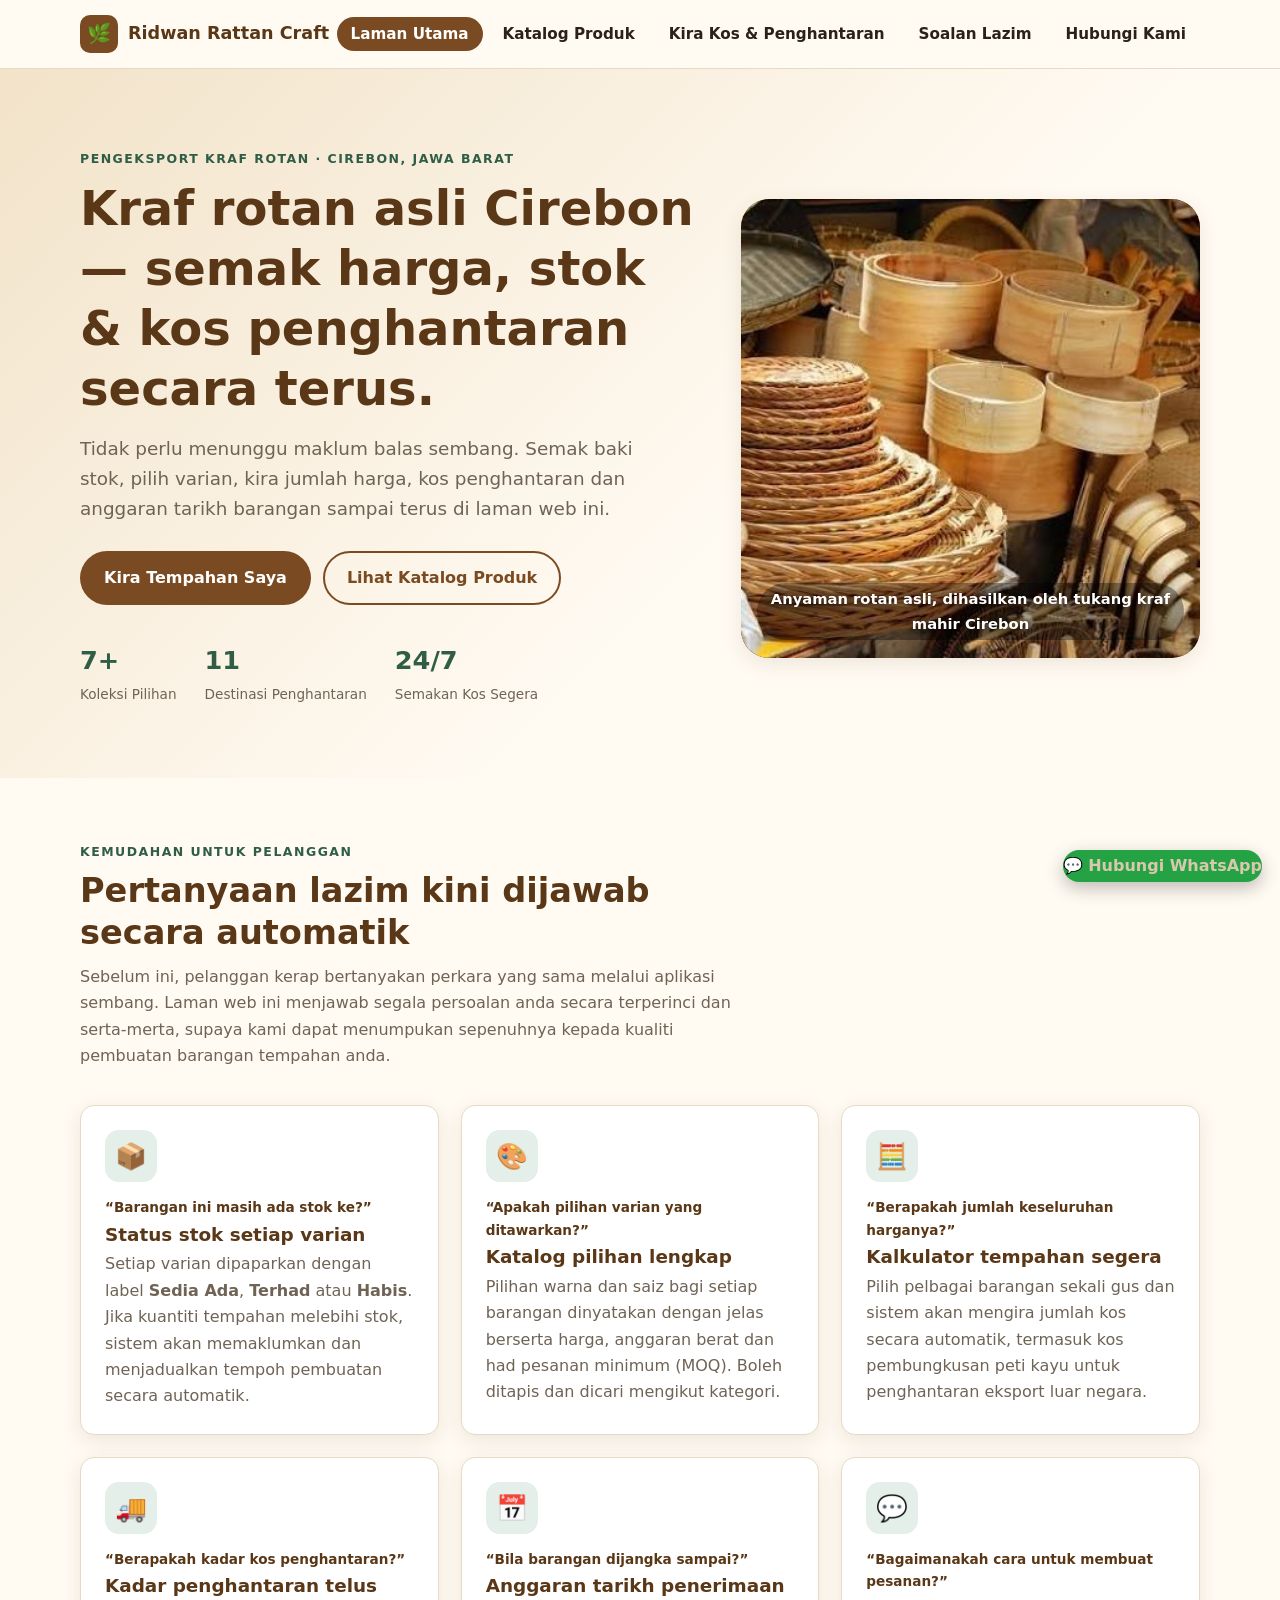
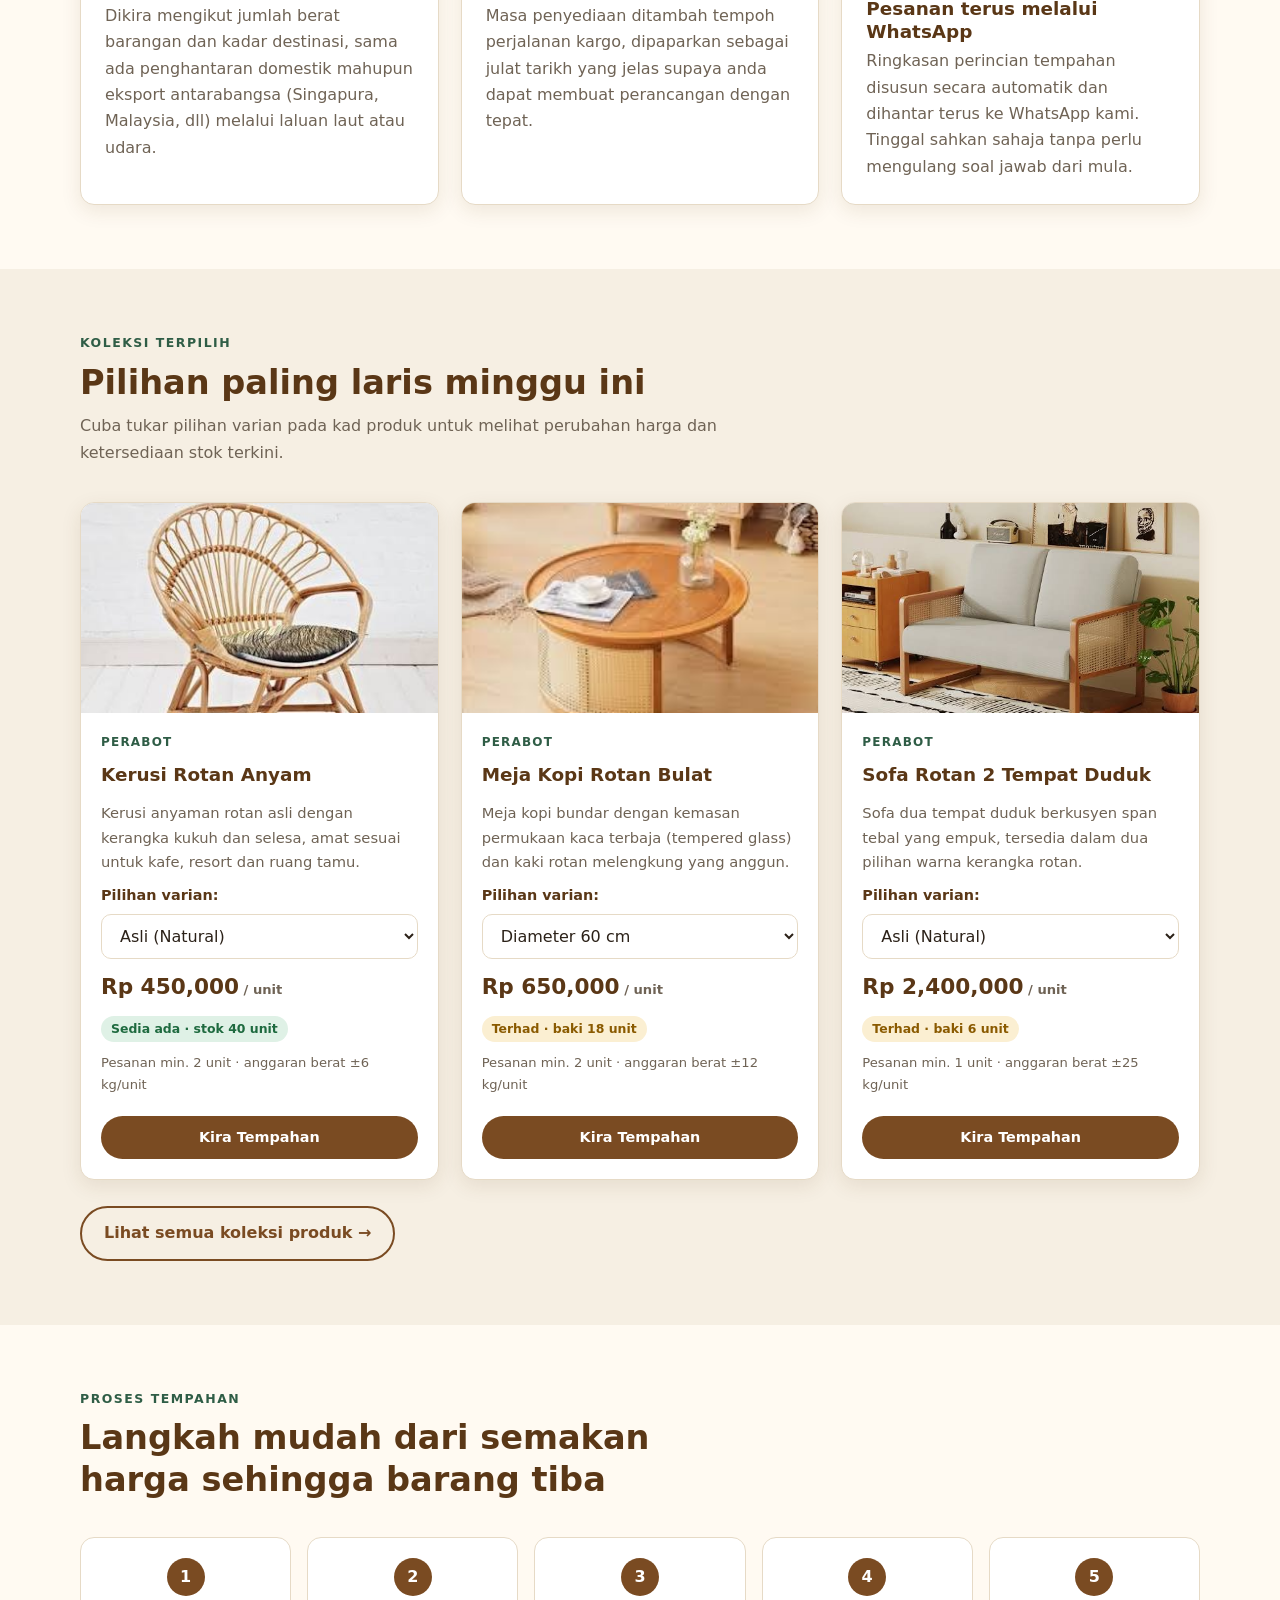
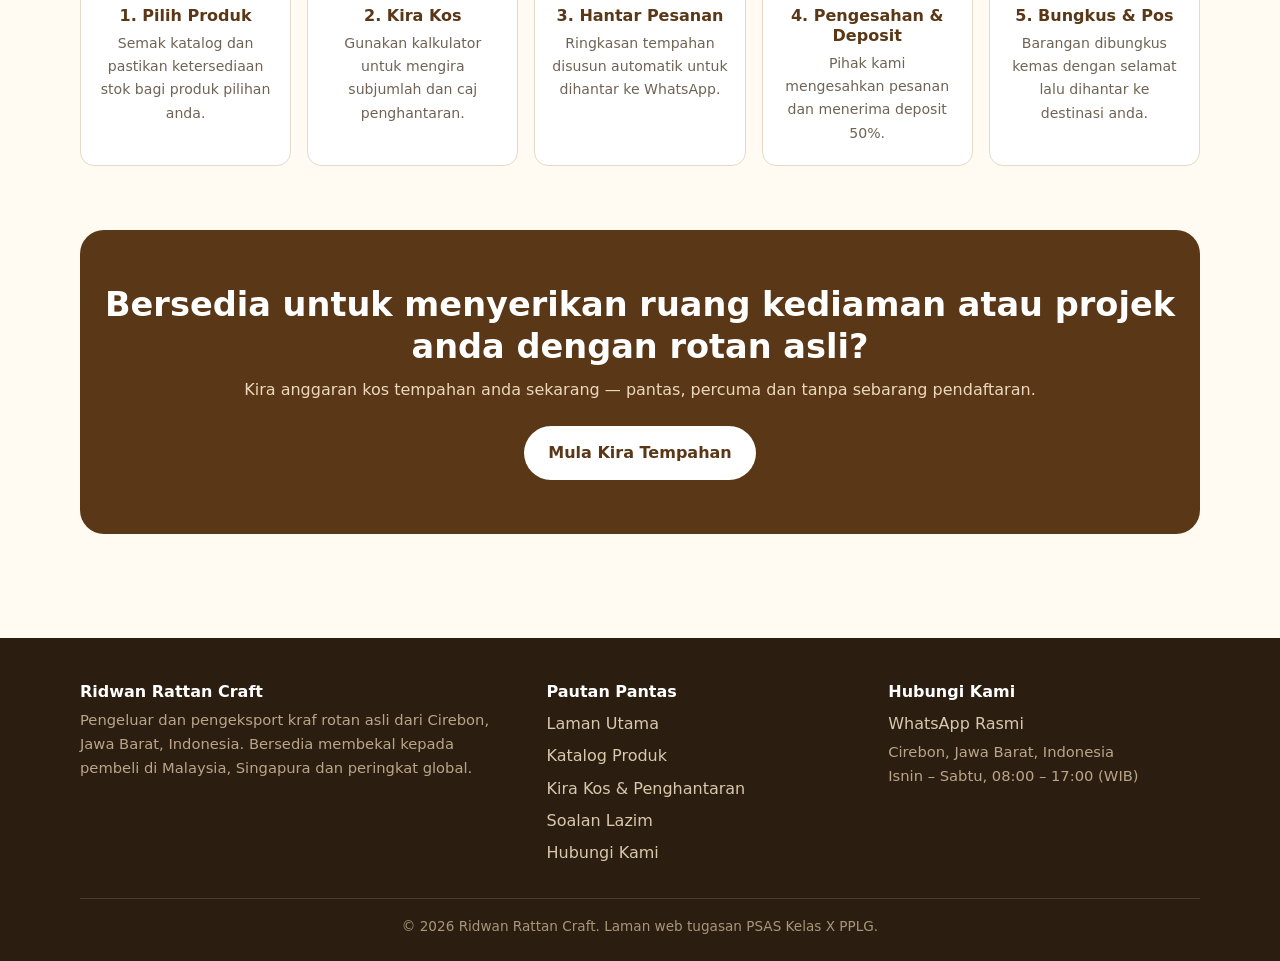
<file: index.html>
<!DOCTYPE html>
<html lang="ms">
<head>
  <meta charset="UTF-8">
  <meta name="viewport" content="width=device-width, initial-scale=1">
  <title>Ridwan Rattan Craft — Pengeksport Kraf Rotan Cirebon</title>
  <meta name="description" content="Pengeluar dan pengeksport kraf rotan asli Cirebon. Semak status stok, varian, jumlah harga, kos penghantaran dan anggaran tarikh tiba terus di laman web ini.">
  <style>
/* ===== Ridwan Rattan Craft — style.css ===== */
:root {
  --brown: #7a4b22;
  --brown-d: #5a3716;
  --sand: #f6efe3;
  --cream: #fffaf2;
  --green: #2f5d46;
  --green-l: #e3efe8;
  --text: #2b2118;
  --muted: #6f6355;
  --line: #e6dac6;
  --warn: #b7791f;
  --danger: #b3382c;
  --radius: 14px;
  --shadow: 0 6px 20px rgba(90, 55, 22, .10);
}
* { box-sizing: border-box; margin: 0; padding: 0; }
html { scroll-behavior: smooth; }
body {
  font-family: 'Segoe UI', system-ui, -apple-system, Roboto, Arial, sans-serif;
  color: var(--text);
  background: var(--cream);
  line-height: 1.65;
}
img { max-width: 100%; display: block; }
a { color: var(--brown); }
h1, h2, h3 { line-height: 1.25; color: var(--brown-d); }
h1 { font-size: clamp(1.9rem, 4.5vw, 3rem); }
h2 { font-size: clamp(1.5rem, 3vw, 2.1rem); margin-bottom: .6rem; }
h3 { font-size: 1.15rem; margin-bottom: .35rem; }
p { color: var(--muted); }
.container { width: min(1120px, 92%); margin: 0 auto; }
section { padding: 64px 0; }
.section-sand { background: var(--sand); }
.section-head { max-width: 680px; margin-bottom: 36px; }
.eyebrow { text-transform: uppercase; letter-spacing: .12em; font-size: .78rem; font-weight: 700; color: var(--green); margin-bottom: .5rem; display: block; }

/* Header */
.site-header { position: sticky; top: 0; z-index: 50; background: rgba(255, 250, 242, .95); backdrop-filter: blur(8px); border-bottom: 1px solid var(--line); }
.nav { display: flex; align-items: center; justify-content: space-between; height: 68px; }
.brand { display: flex; align-items: center; gap: 10px; text-decoration: none; font-weight: 800; color: var(--brown-d); font-size: 1.1rem; }
.brand-logo { width: 38px; height: 38px; border-radius: 10px; background: var(--brown); color: #fff; display: grid; place-items: center; font-size: 1.2rem; }
.nav-links { display: flex; gap: 6px; list-style: none; align-items: center; }
.nav-links a { text-decoration: none; padding: 8px 14px; border-radius: 999px; color: var(--text); font-weight: 600; font-size: .95rem; }
.nav-links a:hover { background: var(--sand); }
.nav-links a.active { background: var(--brown); color: #fff; }
.menu-btn { display: none; background: none; border: 1px solid var(--line); border-radius: 10px; font-size: 1.4rem; padding: 4px 12px; cursor: pointer; }

/* Buttons */
.btn { display: inline-block; padding: 12px 22px; border-radius: 999px; font-weight: 700; text-decoration: none; border: 2px solid transparent; cursor: pointer; font-size: 1rem; transition: transform .15s, background .15s; font-family: inherit; }
.btn:hover { transform: translateY(-2px); }
.btn-primary { background: var(--brown); color: #fff; }
.btn-primary:hover { background: var(--brown-d); }
.btn-green { background: var(--green); color: #fff; }
.btn-outline { border-color: var(--brown); color: var(--brown); background: transparent; }
.btn-sm { padding: 8px 16px; font-size: .9rem; }
.btn-block { display: block; width: 100%; text-align: center; }

/* Hero */
.hero { background: linear-gradient(135deg, #f2e3c9 0%, #fffaf2 60%); padding: 80px 0 70px; position: relative; overflow: hidden; }
.hero-grid { display: grid; grid-template-columns: 1.15fr .85fr; gap: 40px; align-items: center; }
.hero p.lead { font-size: 1.15rem; margin: 16px 0 26px; max-width: 560px; }
.hero-actions { display: flex; gap: 12px; flex-wrap: wrap; }
.hero-art { background: var(--brown); border-radius: 28px; aspect-ratio: 1 / 1; display: grid; place-items: center; font-size: clamp(5rem, 14vw, 9rem); box-shadow: var(--shadow); position: relative; overflow: hidden;
  background-image: repeating-linear-gradient(45deg, rgba(255,255,255,.07) 0 10px, transparent 10px 20px), repeating-linear-gradient(-45deg, rgba(0,0,0,.07) 0 10px, transparent 10px 20px); }
.hero-art small { position: absolute; bottom: 18px; left: 16px; right: 16px; text-align: center; color: #fff; font-size: .92rem; font-weight: 600; text-shadow: 0 2px 8px rgba(0,0,0,.85); z-index: 2; background: rgba(0,0,0,.35); padding: 4px 10px; border-radius: 999px; }
.stats { display: flex; gap: 28px; margin-top: 34px; flex-wrap: wrap; }
.stats div strong { display: block; font-size: 1.6rem; color: var(--green); }
.stats div span { font-size: .85rem; color: var(--muted); }

/* Page header */
.page-head { background: var(--sand); padding: 46px 0 36px; border-bottom: 1px solid var(--line); }

/* Grid & cards */
.grid { display: grid; gap: 22px; }
.grid-3 { grid-template-columns: repeat(3, 1fr); }
.grid-4 { grid-template-columns: repeat(4, 1fr); }
.card { background: #fff; border: 1px solid var(--line); border-radius: var(--radius); padding: 24px; box-shadow: var(--shadow); }
.icon-box { width: 52px; height: 52px; border-radius: 14px; background: var(--green-l); display: grid; place-items: center; font-size: 1.6rem; margin-bottom: 14px; }
.qa-q { font-weight: 700; color: var(--brown-d); font-size: .85rem; margin-bottom: 4px; }

/* Steps */
.steps { counter-reset: step; display: grid; grid-template-columns: repeat(5, 1fr); gap: 16px; }
.step { background: #fff; border: 1px solid var(--line); border-radius: var(--radius); padding: 20px 16px; text-align: center; }
.step::before { counter-increment: step; content: counter(step); display: grid; place-items: center; width: 38px; height: 38px; margin: 0 auto 10px; border-radius: 50%; background: var(--brown); color: #fff; font-weight: 800; }
.step h3 { font-size: 1rem; }
.step p { font-size: .88rem; }

/* Product cards */
.toolbar { display: flex; gap: 12px; flex-wrap: wrap; align-items: center; margin-bottom: 26px; }
.chip { border: 1px solid var(--line); background: #fff; padding: 8px 16px; border-radius: 999px; cursor: pointer; font-weight: 600; font-family: inherit; font-size: .92rem; color: var(--text); }
.chip.active { background: var(--green); color: #fff; border-color: var(--green); }
.search { flex: 1; min-width: 200px; padding: 10px 16px; border: 1px solid var(--line); border-radius: 999px; font-size: 1rem; font-family: inherit; }
.product { padding: 0; overflow: hidden; display: flex; flex-direction: column; }
.product-img { height: 210px; overflow: hidden; background: linear-gradient(135deg, #e9d3ae, #c89b62); }
.product-img img { width: 100%; height: 100%; object-fit: cover; transition: transform .35s; }
.product:hover .product-img img { transform: scale(1.05); }
.product-body { padding: 20px; display: flex; flex-direction: column; gap: 10px; flex: 1; }
.product-cat { font-size: .75rem; text-transform: uppercase; letter-spacing: .1em; color: var(--green); font-weight: 700; }
.product-desc { font-size: .92rem; }
.price { font-size: 1.35rem; font-weight: 800; color: var(--brown-d); }
.meta { font-size: .82rem; color: var(--muted); }
.badge { display: inline-block; padding: 3px 10px; border-radius: 999px; font-size: .78rem; font-weight: 700; }
.badge.ok { background: #dff1e6; color: #1e6a3f; }
.badge.warn { background: #fbefd2; color: #8a5a00; }
.badge.out { background: #f8dcd8; color: #962d22; }
.product .spacer { flex: 1; }

/* Forms */
label { display: block; font-weight: 700; font-size: .9rem; margin-bottom: 6px; color: var(--brown-d); }
select, input[type=number], input[type=text], textarea {
  width: 100%; padding: 11px 14px; border: 1px solid var(--line); border-radius: 10px; font-size: 1rem; font-family: inherit; background: #fff; color: var(--text);
}
select:focus, input:focus, textarea:focus { outline: 2px solid var(--green); border-color: var(--green); }
.form-row { margin-bottom: 16px; }
.form-2 { display: grid; grid-template-columns: 1fr 1fr; gap: 14px; }
.hint { font-size: .84rem; color: var(--muted); margin-top: 6px; }
.msg-error { color: var(--danger); font-size: .88rem; margin-top: 8px; font-weight: 600; }

/* Calculator */
.calc-layout { display: grid; grid-template-columns: 1.1fr .9fr; gap: 26px; align-items: start; }
.calc-layout .card + .card { margin-top: 22px; }
table { width: 100%; border-collapse: collapse; font-size: .92rem; }
th, td { padding: 10px 8px; text-align: left; border-bottom: 1px solid var(--line); vertical-align: top; }
th { font-size: .78rem; text-transform: uppercase; letter-spacing: .05em; color: var(--muted); }
td input[type=number] { width: 76px; padding: 6px 8px; }
.remove { background: none; border: none; color: var(--danger); cursor: pointer; font-size: 1.1rem; }
.empty { text-align: center; padding: 26px 10px; color: var(--muted); }
.result { position: sticky; top: 88px; }
.result-row { display: flex; justify-content: space-between; gap: 12px; padding: 8px 0; border-bottom: 1px dashed var(--line); font-size: .95rem; }
.result-row.total { border-bottom: none; font-size: 1.3rem; font-weight: 800; color: var(--brown-d); padding-top: 14px; }
.status-box { border-radius: 12px; padding: 14px 16px; margin: 14px 0; font-size: .92rem; }
.status-box.ok { background: #dff1e6; color: #1e5a38; }
.status-box.warn { background: #fbefd2; color: #7a4f00; }
.status-box strong { display: block; margin-bottom: 2px; }
.eta { background: var(--green); color: #fff; border-radius: 12px; padding: 14px 16px; margin: 14px 0; }
.eta small { display: block; opacity: .88; }
.eta strong { font-size: 1.1rem; }

/* FAQ */
.faq-list { max-width: 820px; }
.faq-item { background: #fff; border: 1px solid var(--line); border-radius: var(--radius); margin-bottom: 12px; overflow: hidden; }
.faq-q { width: 100%; text-align: left; background: none; border: none; padding: 18px 22px; font-size: 1.02rem; font-weight: 700; color: var(--brown-d); cursor: pointer; display: flex; justify-content: space-between; align-items: center; gap: 12px; font-family: inherit; }
.faq-q::after { content: '+'; font-size: 1.5rem; color: var(--green); transition: transform .2s; }
.faq-item.open .faq-q::after { transform: rotate(45deg); }
.faq-a { max-height: 0; overflow: hidden; transition: max-height .3s ease; padding: 0 22px; }
.faq-item.open .faq-a { padding-bottom: 18px; }

/* CTA */
.cta { background: var(--brown-d); color: #fff; text-align: center; border-radius: 24px; padding: 54px 24px; }
.cta h2 { color: #fff; }
.cta p { color: #ecd9bd; margin-bottom: 22px; }
.cta .btn-primary { background: #fff; color: var(--brown-d); }

/* Contact */
.contact-grid { display: grid; grid-template-columns: 1fr 1fr; gap: 26px; }
.contact-list { list-style: none; }
.contact-list li { display: flex; gap: 14px; padding: 12px 0; border-bottom: 1px solid var(--line); }
.contact-list span.ic { font-size: 1.4rem; }

/* Footer */
.site-footer { background: #2b1d10; color: #d9c8ad; padding: 44px 0 24px; margin-top: 40px; }
.footer-grid { display: grid; grid-template-columns: 1.4fr 1fr 1fr; gap: 30px; }
.site-footer h3 { color: #fff; font-size: 1rem; }
.site-footer a { color: #d9c8ad; text-decoration: none; display: block; padding: 3px 0; }
.site-footer a:hover { color: #fff; }
.site-footer p { color: #b9a68a; font-size: .92rem; }
.copy { border-top: 1px solid #4a3a28; margin-top: 28px; padding-top: 16px; font-size: .85rem; text-align: center; color: #a8967b; }
.wa-float { position: fixed; right: 18px; bottom: 18px; background: #25a244; color: #fff; padding: 12px 18px; border-radius: 999px; font-weight: 700; text-decoration: none; box-shadow: 0 6px 18px rgba(0,0,0,.25); z-index: 60; }

/* Responsive */
@media (max-width: 900px) {
  .hero-grid, .calc-layout, .contact-grid { grid-template-columns: 1fr; }
  .grid-3, .grid-4 { grid-template-columns: 1fr 1fr; }
  .steps { grid-template-columns: 1fr 1fr; }
  .footer-grid { grid-template-columns: 1fr; }
  .result { position: static; }
  .hero-art { max-width: 340px; }
}
@media (max-width: 720px) {
  .menu-btn { display: block; }
  .nav-links { display: none; position: absolute; top: 68px; left: 0; right: 0; flex-direction: column; background: var(--cream); padding: 12px 4%; border-bottom: 1px solid var(--line); align-items: stretch; }
  .nav-links.open { display: flex; }
  .nav-links a { display: block; }
}
@media (max-width: 560px) {
  .grid-3, .grid-4, .steps, .form-2 { grid-template-columns: 1fr; }
  section { padding: 46px 0; }
  .wa-float { padding: 10px 14px; font-size: .9rem; }
}
/* Single page enhancements */
.page[hidden] { display: none; }
.hero-photo { position: absolute; inset: 0; width: 100%; height: 100%; object-fit: cover; border-radius: 28px; }
.img-fallback { height: 100%; display: grid; place-items: center; font-size: 4.5rem; }
  </style>
</head>
<body data-page="beranda">
  <div id="site-header"></div>
  <main>
    <!-- HALAMAN: UTAMA / BERANDA -->
    <div class="page" data-page="beranda" hidden>
      <!-- HERO -->
      <section class="hero">
        <div class="container hero-grid">
          <div>
            <span class="eyebrow">Pengeksport Kraf Rotan · Cirebon, Jawa Barat</span>
            <h1>Kraf rotan asli Cirebon — semak harga, stok & kos penghantaran secara terus.</h1>
            <p class="lead">Tidak perlu menunggu maklum balas sembang. Semak baki stok, pilih varian, kira jumlah harga, kos penghantaran dan anggaran tarikh barangan sampai terus di laman web ini.</p>
            <div class="hero-actions">
              <a class="btn btn-primary" href="#/kalkulator">Kira Tempahan Saya</a>
              <a class="btn btn-outline" href="#/produk">Lihat Katalog Produk</a>
            </div>
            <div class="stats">
              <div><strong>7+</strong><span>Koleksi Pilihan</span></div>
              <div><strong>11</strong><span>Destinasi Penghantaran</span></div>
              <div><strong>24/7</strong><span>Semakan Kos Segera</span></div>
            </div>
          </div>
          <div class="hero-art" aria-hidden="true">
            <img class="hero-photo" src="hero.jpg" alt="Kraf Rotan Cirebon" onerror="this.remove()">
            🪑
            <small>Anyaman rotan asli, dihasilkan oleh tukang kraf mahir Cirebon</small>
          </div>
        </div>
      </section>

      <!-- MASALAH & PENYELESAIAN -->
      <section>
        <div class="container">
          <div class="section-head">
            <span class="eyebrow">Kemudahan Untuk Pelanggan</span>
            <h2>Pertanyaan lazim kini dijawab secara automatik</h2>
            <p>Sebelum ini, pelanggan kerap bertanyakan perkara yang sama melalui aplikasi sembang. Laman web ini menjawab segala persoalan anda secara terperinci dan serta-merta, supaya kami dapat menumpukan sepenuhnya kepada kualiti pembuatan barangan tempahan anda.</p>
          </div>
          <div class="grid grid-3">
            <article class="card">
              <div class="icon-box">📦</div>
              <p class="qa-q">“Barangan ini masih ada stok ke?”</p>
              <h3>Status stok setiap varian</h3>
              <p>Setiap varian dipaparkan dengan label <b>Sedia Ada</b>, <b>Terhad</b> atau <b>Habis</b>. Jika kuantiti tempahan melebihi stok, sistem akan memaklumkan dan menjadualkan tempoh pembuatan secara automatik.</p>
            </article>
            <article class="card">
              <div class="icon-box">🎨</div>
              <p class="qa-q">“Apakah pilihan varian yang ditawarkan?”</p>
              <h3>Katalog pilihan lengkap</h3>
              <p>Pilihan warna dan saiz bagi setiap barangan dinyatakan dengan jelas berserta harga, anggaran berat dan had pesanan minimum (MOQ). Boleh ditapis dan dicari mengikut kategori.</p>
            </article>
            <article class="card">
              <div class="icon-box">🧮</div>
              <p class="qa-q">“Berapakah jumlah keseluruhan harganya?”</p>
              <h3>Kalkulator tempahan segera</h3>
              <p>Pilih pelbagai barangan sekali gus dan sistem akan mengira jumlah kos secara automatik, termasuk kos pembungkusan peti kayu untuk penghantaran eksport luar negara.</p>
            </article>
            <article class="card">
              <div class="icon-box">🚚</div>
              <p class="qa-q">“Berapakah kadar kos penghantaran?”</p>
              <h3>Kadar penghantaran telus</h3>
              <p>Dikira mengikut jumlah berat barangan dan kadar destinasi, sama ada penghantaran domestik mahupun eksport antarabangsa (Singapura, Malaysia, dll) melalui laluan laut atau udara.</p>
            </article>
            <article class="card">
              <div class="icon-box">📅</div>
              <p class="qa-q">“Bila barangan dijangka sampai?”</p>
              <h3>Anggaran tarikh penerimaan</h3>
              <p>Masa penyediaan ditambah tempoh perjalanan kargo, dipaparkan sebagai julat tarikh yang jelas supaya anda dapat membuat perancangan dengan tepat.</p>
            </article>
            <article class="card">
              <div class="icon-box">💬</div>
              <p class="qa-q">“Bagaimanakah cara untuk membuat pesanan?”</p>
              <h3>Pesanan terus melalui WhatsApp</h3>
              <p>Ringkasan perincian tempahan disusun secara automatik dan dihantar terus ke WhatsApp kami. Tinggal sahkan sahaja tanpa perlu mengulang soal jawab dari mula.</p>
            </article>
          </div>
        </div>
      </section>

      <!-- PRODUK PILIHAN -->
      <section class="section-sand">
        <div class="container">
          <div class="section-head">
            <span class="eyebrow">Koleksi Terpilih</span>
            <h2>Pilihan paling laris minggu ini</h2>
            <p>Cuba tukar pilihan varian pada kad produk untuk melihat perubahan harga dan ketersediaan stok terkini.</p>
          </div>
          <div class="grid grid-3" id="featured"></div>
          <p style="margin-top:26px"><a class="btn btn-outline" href="#/produk">Lihat semua koleksi produk →</a></p>
        </div>
      </section>

      <!-- ALIRAN TEMPAHAN -->
      <section>
        <div class="container">
          <div class="section-head">
            <span class="eyebrow">Proses Tempahan</span>
            <h2>Langkah mudah dari semakan harga sehingga barang tiba</h2>
          </div>
          <div class="steps">
            <div class="step"><h3>1. Pilih Produk</h3><p>Semak katalog dan pastikan ketersediaan stok bagi produk pilihan anda.</p></div>
            <div class="step"><h3>2. Kira Kos</h3><p>Gunakan kalkulator untuk mengira subjumlah dan caj penghantaran.</p></div>
            <div class="step"><h3>3. Hantar Pesanan</h3><p>Ringkasan tempahan disusun automatik untuk dihantar ke WhatsApp.</p></div>
            <div class="step"><h3>4. Pengesahan & Deposit</h3><p>Pihak kami mengesahkan pesanan dan menerima deposit 50%.</p></div>
            <div class="step"><h3>5. Bungkus & Pos</h3><p>Barangan dibungkus kemas dengan selamat lalu dihantar ke destinasi anda.</p></div>
          </div>
        </div>
      </section>

      <!-- CTA -->
      <section style="padding-top:0">
        <div class="container">
          <div class="cta">
            <h2>Bersedia untuk menyerikan ruang kediaman atau projek anda dengan rotan asli?</h2>
            <p>Kira anggaran kos tempahan anda sekarang — pantas, percuma dan tanpa sebarang pendaftaran.</p>
            <a class="btn btn-primary" href="#/kalkulator">Mula Kira Tempahan</a>
          </div>
        </div>
      </section>
    </div>

    <!-- HALAMAN: KATALOG PRODUK -->
    <div class="page" data-page="produk" hidden>
      <section class="page-head">
        <div class="container">
          <span class="eyebrow">Katalog Barangan</span>
          <h1>Koleksi Produk Rotan</h1>
          <p>Pilih varian untuk melihat harga dan status stok terkini. Klik “Kira Tempahan” untuk terus membawanya ke kalkulator kos.</p>
        </div>
      </section>

      <section>
        <div class="container">
          <div class="toolbar">
            <div id="filters" style="display:flex;gap:8px;flex-wrap:wrap"></div>
            <input type="text" id="search" class="search" placeholder="Cari barangan, contohnya “kerusi” atau “bakul”…" aria-label="Cari produk">
          </div>
          <div class="grid grid-3" id="product-grid"></div>

          <div class="card" style="margin-top:36px">
            <h3>Panduan Status Stok</h3>
            <p style="margin-top:8px">
              <span class="badge ok">Sedia Ada</span> stok mencukupi, sedia dihantar dalam 1–2 hari bekerja. &nbsp;
              <span class="badge warn">Terhad</span> baki stok tinggal sedikit, disarankan membuat tempahan segera. &nbsp;
              <span class="badge out">Habis</span> boleh membuat pra-pesanan dengan tempoh pembuatan 14–21 hari.
            </p>
          </div>
        </div>
      </section>
    </div>

    <!-- HALAMAN: KALKULATOR -->
    <div class="page" data-page="kalkulator" hidden>
      <section class="page-head">
        <div class="container">
          <span class="eyebrow">Kalkulator Pesanan</span>
          <h1>Semakan Harga, Kos Penghantaran & Anggaran Tiba</h1>
          <p>Susun barangan pilihan anda, tentukan lokasi destinasi dan ketahui jumlah keseluruhan kos dengan serta-merta.</p>
        </div>
      </section>

      <section>
        <div class="container calc-layout">
          <div>
            <!-- 1. Tambah produk -->
            <div class="card">
              <h3>1. Pilih barangan</h3>
              <div class="form-row" style="margin-top:12px">
                <label for="c-produk">Pilihan Produk</label>
                <select id="c-produk"></select>
              </div>
              <div class="form-row">
                <label for="c-varian">Pilihan Varian</label>
                <select id="c-varian"></select>
                <p class="hint" id="c-info"></p>
              </div>
              <div class="form-row">
                <label for="c-qty">Kuantiti (unit)</label>
                <input type="number" id="c-qty" min="1" value="1">
                <p class="msg-error" id="add-msg"></p>
              </div>
              <button class="btn btn-primary" id="btn-add" type="button">+ Tambah ke Senarai Tempahan</button>
            </div>

            <!-- 2. Senarai tempahan -->
            <div class="card">
              <h3>2. Senarai barangan tempahan</h3>
              <div id="items" style="margin-top:8px"></div>
            </div>

            <!-- 3. Destinasi -->
            <div class="card">
              <h3>3. Lokasi & kaedah penghantaran</h3>
              <div class="form-2" style="margin-top:12px">
                <div class="form-row">
                  <label for="c-tujuan">Destinasi Penghantaran</label>
                  <select id="c-tujuan"></select>
                </div>
                <div class="form-row">
                  <label for="c-metode">Kaedah Penghantaran</label>
                  <select id="c-metode"></select>
                </div>
              </div>
              <p class="hint">Kadar caj dikira per kg berdasarkan jumlah berat keseluruhan pesanan. Penghantaran eksport luar negara menggunakan pembungkusan peti kayu kukuh (+5% daripada nilai barangan).</p>
            </div>
          </div>

          <!-- Keputusan -->
          <aside class="card result" id="result"></aside>
        </div>
      </section>
    </div>

    <!-- HALAMAN: SOALAN LAZIM (FAQ) -->
    <div class="page" data-page="faq" hidden>
      <section class="page-head">
        <div class="container">
          <span class="eyebrow">Pusat Bantuan</span>
          <h1>Soalan Lazim (FAQ)</h1>
          <p>Segala jawapan penting berkaitan perkara yang kerap ditanyakan oleh para pelanggan kami.</p>
        </div>
      </section>

      <section>
        <div class="container">
          <div class="faq-list">
            <input type="text" id="faq-search" class="search" style="width:100%;margin-bottom:22px" placeholder="Cari soalan, contohnya “penghantaran” atau “kaedah bayaran”…" aria-label="Cari soalan">
            <div id="faq-list"></div>
          </div>

          <div class="cta" style="margin-top:44px">
            <h2>Ada soalan lain yang belum terjawab?</h2>
            <p>Pasukan kami sentiasa sedia membantu anda secara terus melalui WhatsApp.</p>
            <a class="btn btn-primary" href="#/kontak">Hubungi Kami Sekarang</a>
          </div>
        </div>
      </section>
    </div>

    <!-- HALAMAN: TENTANG & HUBUNGI KAMI -->
    <div class="page" data-page="kontak" hidden>
      <section class="page-head">
        <div class="container">
          <span class="eyebrow">Profil & Maklumat Perhubungan</span>
          <h1>Kenali Kami & Hubungi Kami</h1>
          <p>Pengeluar kraf rotan asli dari Cirebon yang sedia melayani pesanan pembeli tempatan mahupun pasaran antarabangsa.</p>
        </div>
      </section>

      <section>
        <div class="container">
          <div class="grid grid-3" style="margin-bottom:44px">
            <article class="card">
              <div class="icon-box">🌿</div>
              <h3>Bahan Asli Bermutu</h3>
              <p>Rotan pilihan berkualiti tinggi yang diproses dan dianyam kemas oleh tukang kraf tempatan berpengalaman di Cirebon.</p>
            </article>
            <article class="card">
              <div class="icon-box">🌏</div>
              <h3>Sedia Untuk Eksport</h3>
              <p>Pembungkusan berlapis, kotak tebal, peti kayu khas serta bantuan penyediaan dokumen eksport lengkap ke luar negara.</p>
            </article>
            <article class="card">
              <div class="icon-box">🤝</div>
              <h3>Ketelusan Penuh</h3>
              <p>Status stok, harga, kos penghantaran dan anggaran tarikh sampai boleh disemak sendiri secara telus sebelum membuat keputusan.</p>
            </article>
          </div>

          <div class="contact-grid">
            <div class="card">
              <h2>Maklumat Perhubungan</h2>
              <ul class="contact-list">
                <li><span class="ic">👤</span><div><b>Encik Bowo / Encik Ridwan</b><br><span class="meta">Pemilik & Pengurus Eksport</span></div></li>
                <li><span class="ic">📍</span><div><b>Alamat Operasi</b><br><span class="meta">Cirebon, Jawa Barat, Indonesia</span></div></li>
                <li><span class="ic">💬</span><div><b>WhatsApp Rasmi</b><br><span class="meta">+62 896-7406-7198</span></div></li>
                <li><span class="ic">🕗</span><div><b>Waktu Operasi</b><br><span class="meta">Isnin – Sabtu, 08:00 – 17:00 (WIB)</span></div></li>
              </ul>
            </div>

            <div class="card">
              <h2>Hantar Mesej Pertanyaan</h2>
              <p style="margin-bottom:16px">Lengkapkan borang di bawah, mesej anda akan dibuka terus di WhatsApp.</p>
              <form id="contact-form">
                <div class="form-row"><label for="nama">Nama Penuh</label><input type="text" id="nama" name="nama" required placeholder="Contoh: Ahmad Razak"></div>
                <div class="form-row"><label for="perusahaan">Nama Syarikat / Kedai (Pilihan)</label><input type="text" id="perusahaan" name="perusahaan" placeholder="Contoh: Butik Impian Rattan"></div>
                <div class="form-row"><label for="tujuan">Bandar & Negara Destinasi</label><input type="text" id="tujuan" name="tujuan" required placeholder="Contoh: Shah Alam, Selangor, Malaysia"></div>
                <div class="form-row"><label for="pesan">Mesej / Butiran Pesanan</label><textarea id="pesan" name="pesan" rows="4" required placeholder="Contoh: Salam, saya berminat untuk membuat tempahan 50 unit bakul anyaman saiz sederhana untuk kedai saya…"></textarea></div>
                <button type="submit" class="btn btn-green btn-block">Hantar ke WhatsApp</button>
              </form>
            </div>
          </div>
        </div>
      </section>
    </div>
  </main>

  <div id="site-footer"></div>

  <script>
/* ===== Ridwan Rattan Craft — script.js (Bahasa Melayu / Malaysia) =====
   Semua data (produk, stok, harga, kadar penghantaran) ada di bahagian DATA di bawah.
*/

/* ---------- DATA ---------- */
const WA_NUMBER = '6289674067198'; // Nombor WhatsApp rasmi
const BUSINESS = 'Ridwan Rattan Craft';
const PACKING_EKSPORT = 0.05;      // Kos pembungkusan peti kayu eksport = 5% daripada subjumlah
const PRODUKSI_TAMBAHAN = { min: 14, max: 21 }; // Tempoh hari jika stok perlu pengeluaran tambahan
const SEDIA_HANTAR = { min: 1, max: 2 };        // Tempoh hari jika stok sedia ada

const PRODUCTS = [
  {
    id: 'kursi', nama: 'Kerusi Rotan Anyam', kategori: 'Perabot', emoji: '🪑', minOrder: 2,
    deskripsi: 'Kerusi anyaman rotan asli dengan kerangka kukuh dan selesa, amat sesuai untuk kafe, resort dan ruang tamu.',
    varian: [
      { nama: 'Asli (Natural)', harga: 450000, stok: 40, berat: 6 },
      { nama: 'Honey Brown', harga: 475000, stok: 25, berat: 6 },
      { nama: 'Hitam Espresso', harga: 495000, stok: 0, berat: 6 }
    ]
  },
  {
    id: 'meja', nama: 'Meja Kopi Rotan Bulat', kategori: 'Perabot', emoji: '☕', minOrder: 2,
    deskripsi: 'Meja kopi bundar dengan kemasan permukaan kaca terbaja (tempered glass) dan kaki rotan melengkung yang anggun.',
    varian: [
      { nama: 'Diameter 60 cm', harga: 650000, stok: 18, berat: 12 },
      { nama: 'Diameter 80 cm', harga: 850000, stok: 10, berat: 18 }
    ]
  },
  {
    id: 'sofa', nama: 'Sofa Rotan 2 Tempat Duduk', kategori: 'Perabot', emoji: '🛋️', minOrder: 1,
    deskripsi: 'Sofa dua tempat duduk berkusyen span tebal yang empuk, tersedia dalam dua pilihan warna kerangka rotan.',
    varian: [
      { nama: 'Asli (Natural)', harga: 2400000, stok: 6, berat: 25 },
      { nama: 'Honey Brown', harga: 2550000, stok: 3, berat: 25 }
    ]
  },
  {
    id: 'rak', nama: 'Rak Paparan Rotan 3 Tingkat', kategori: 'Perabot', emoji: '🗄️', minOrder: 1,
    deskripsi: 'Rak pameran serba guna untuk butik, ruang tamu atau dapur. Mudah dipasang dan kukuh menampung bebanan.',
    varian: [
      { nama: 'Asli (Natural)', harga: 780000, stok: 8, berat: 14 },
      { nama: 'Hitam', harga: 820000, stok: 0, berat: 14 }
    ]
  },
  {
    id: 'keranjang', nama: 'Bakul Anyaman Serba Guna', kategori: 'Hiasan Dalaman', emoji: '🧺', minOrder: 10,
    deskripsi: 'Bakul simpanan anyaman rotan halus yang kemas, pilihan popular bagi butik hiasan rumah, hotel dan cenderahati.',
    varian: [
      { nama: 'Kecil (25 cm)', harga: 85000, stok: 200, berat: 0.5 },
      { nama: 'Sederhana (35 cm)', harga: 125000, stok: 150, berat: 0.9 },
      { nama: 'Besar (45 cm)', harga: 185000, stok: 60, berat: 1.5 }
    ]
  },
  {
    id: 'lampu', nama: 'Lampu Gantung Rotan', kategori: 'Hiasan Dalaman', emoji: '💡', minOrder: 4,
    deskripsi: 'Kelongsong penutup lampu gantung anyaman rotan dengan corak pencahayaan hangat. Soket lampu E27 tidak disertakan.',
    varian: [
      { nama: 'Diameter 40 cm', harga: 210000, stok: 35, berat: 1.2 },
      { nama: 'Diameter 60 cm', harga: 320000, stok: 12, berat: 2 }
    ]
  },
  {
    id: 'nampan', nama: 'Dulang Rotan', kategori: 'Aksesori Meja', emoji: '🍽️', minOrder: 12,
    deskripsi: 'Dulang hidang anyaman rotan dengan pemegang tepi, amat sesuai untuk kafe, restoran, hotel serta gubahan hamper.',
    varian: [
      { nama: 'Bulat', harga: 95000, stok: 120, berat: 0.6 },
      { nama: 'Segi Empat', harga: 110000, stok: 80, berat: 0.8 }
    ]
  }
];

// tarif = Rupiah per kg, min/max = anggaran hari dalam perjalanan
const DESTINATIONS = [
  { id: 'jawa', nama: 'Pulau Jawa', grup: 'Domestik (Indonesia)', ekspor: false, metode: [{ nama: 'Kargo Darat', tarif: 3500, min: 2, max: 4 }] },
  { id: 'sumatra', nama: 'Sumatera', grup: 'Domestik (Indonesia)', ekspor: false, metode: [{ nama: 'Kargo Darat + Laut', tarif: 6500, min: 4, max: 7 }] },
  { id: 'bali', nama: 'Bali & Nusa Tenggara', grup: 'Domestik (Indonesia)', ekspor: false, metode: [{ nama: 'Kargo Darat + Laut', tarif: 7000, min: 4, max: 8 }] },
  { id: 'kalimantan', nama: 'Kalimantan', grup: 'Domestik (Indonesia)', ekspor: false, metode: [{ nama: 'Kargo Laut', tarif: 8000, min: 5, max: 9 }] },
  { id: 'sulawesi', nama: 'Sulawesi', grup: 'Domestik (Indonesia)', ekspor: false, metode: [{ nama: 'Kargo Laut', tarif: 9000, min: 6, max: 10 }] },
  { id: 'papua', nama: 'Maluku & Papua', grup: 'Domestik (Indonesia)', ekspor: false, metode: [{ nama: 'Kargo Laut', tarif: 14000, min: 10, max: 20 }] },
  { id: 'sgmy', nama: 'Malaysia & Singapura', grup: 'Eksport Antarabangsa', ekspor: true, metode: [
    { nama: 'Laluan Laut (LCL)', tarif: 12000, min: 7, max: 10 }, { nama: 'Laluan Udara (Kargo Udara)', tarif: 45000, min: 3, max: 5 }] },
  { id: 'aus', nama: 'Australia', grup: 'Eksport Antarabangsa', ekspor: true, metode: [
    { nama: 'Laluan Laut (LCL)', tarif: 18000, min: 14, max: 21 }, { nama: 'Laluan Udara (Kargo Udara)', tarif: 60000, min: 4, max: 6 }] },
  { id: 'jpkr', nama: 'Jepun / Korea Selatan', grup: 'Eksport Antarabangsa', ekspor: true, metode: [
    { nama: 'Laluan Laut (LCL)', tarif: 20000, min: 12, max: 18 }, { nama: 'Laluan Udara (Kargo Udara)', tarif: 65000, min: 4, max: 6 }] },
  { id: 'eropa', nama: 'Negara-negara Eropah', grup: 'Eksport Antarabangsa', ekspor: true, metode: [
    { nama: 'Laluan Laut (LCL)', tarif: 25000, min: 28, max: 40 }, { nama: 'Laluan Udara (Kargo Udara)', tarif: 75000, min: 5, max: 8 }] },
  { id: 'usa', nama: 'Amerika Syarikat & Kanada', grup: 'Eksport Antarabangsa', ekspor: true, metode: [
    { nama: 'Laluan Laut (LCL)', tarif: 30000, min: 30, max: 45 }, { nama: 'Laluan Udara (Kargo Udara)', tarif: 85000, min: 5, max: 9 }] }
];

const FAQS = [
  { q: 'Adakah produk pilihan saya mempunyai stok sedia ada?',
    a: 'Anda boleh menyemak status terkini terus di bahagian <a href="#/produk">Katalog Produk</a>. Setiap varian dipaparkan dengan status <b>Sedia Ada</b>, <b>Terhad</b> atau <b>Habis</b>. Jika stok kehabisan atau kuantiti tempahan melebihi baki stok, anda tetap boleh membuat pra-tempahan dengan tempoh pembuatan sekitar 14–21 hari bekerja.' },
  { q: 'Apakah barangan dan pilihan varian yang ditawarkan?',
    a: 'Kami menyediakan perabot (kerusi, meja kopi, sofa, rak bertingkat), hiasan dalaman (bakul simpanan, penutup lampu gantung) serta aksesori meja (dulang hidang). Setiap produk mempunyai pilihan warna kemasan atau saiz yang berbeza, kesemuanya tersenarai lengkap dalam katalog kami.' },
  { q: 'Bagaimanakah cara mengira jumlah harga tempahan?',
    a: 'Sila buka halaman <a href="#/kalkulator">Semak Harga & Penghantaran</a>, pilih produk, varian dan kuantiti yang diingini. Jumlah subjumlah barangan akan dikira secara automatik. Anda boleh menambah beberapa produk berbeza ke dalam satu senarai tempahan yang sama.' },
  { q: 'Berapakah kadar kos penghantaran?',
    a: 'Kos penghantaran dikira berdasarkan jumlah berat kasar pesanan (dibundarkan ke atas bagi setiap kg) didarab dengan kadar destinasi. Pilih destinasi dan kaedah penghantaran di kalkulator untuk melihat kos serta-merta. Bagi pesanan eksport luar negara, caj pembungkusan peti kayu sebanyak 5% daripada nilai barangan akan ditambah untuk menjamin keselamatan maksimum.' },
  { q: 'Berapa lamakah anggaran masa barangan sampai ke destinasi?',
    a: 'Anggaran masa = tempoh penyediaan barangan + tempoh perjalanan kargo. Barangan stok sedia ada boleh dihantar dalam tempoh 1–2 hari bekerja. Kalkulator kami akan memaparkan julat tarikh penerimaan mengikut destinasi dan kaedah kargo yang dipilih.' },
  { q: 'Adakah terdapat had pesanan minimum (MOQ)?',
    a: 'Ya, had pesanan minimum berbeza mengikut kategori barangan. Perabot bersaiz besar bermula serendah 1–2 unit sahaja, manakala barangan kraf seperti bakul dan dulang bermula dari 10–12 unit. Syarat kuantiti minimum tertera pada setiap kad produk.' },
  { q: 'Bagaimanakah kaedah dan urusan pembayaran?',
    a: 'Bagi stok sedia ada: pembayaran deposit 50% selepas pengesahan pesanan, dan baki dijelaskan sebelum barangan dihantar. Bagi barangan yang memerlukan tempoh pembuatan: deposit 50% untuk memulakan pengeluaran, dan baki diselesaikan selepas barangan siap (gambar & video siap dihantar). Pembayaran diterima melalui pindahan bank (pembeli antarabangsa boleh menggunakan Telegraphic Transfer / T/T).' },
  { q: 'Bolehkah saya membuat tempahan rekaan khas (warna, saiz atau logo jenama)?',
    a: 'Boleh, kami amat mengalu-alukan tempahan khas (custom order) untuk kuantiti komersial. Sila hubungi kami melalui WhatsApp berserta lakaran, ukuran atau gambar rujukan anda untuk sebut harga rasmi dan anggaran masa penghasilan.' },
  { q: 'Apakah dokumen eksport yang disediakan untuk pembeli antarabangsa?',
    a: 'Kami membantu menyediakan dokumen eksport lengkap seperti senarai pembungkusan (Packing List), Invois Komersial (Commercial Invoice), Surat Muatan (Bill of Lading) serta Sijil Fumigasi (Fumigation Certificate) mengikut keperluan pelepasan kastam negara destinasi anda.' },
  { q: 'Bagaimanakah jika barangan mengalami kerosakan semasa penghantaran?',
    a: 'Setiap barangan dibungkus rapi dengan lapisan pelindung tebal (bubble wrap, kadbod beralun berkualiti dan peti kayu kukuh untuk eksport). Sekiranya berlaku sebarang kerosakan semasa penerimaan, sila hantar gambar serta video buka bungkusan (unboxing) dalam tempoh 2 hari dari tarikh penerimaan untuk tindakan penggantian atau pampasan sewajarnya.' }
];

/* ---------- FUNGSI BANTUAN ---------- */
const $ = (sel, root = document) => root.querySelector(sel);
const $$ = (sel, root = document) => [...root.querySelectorAll(sel)];
const rupiah = n => 'Rp ' + Math.round(n).toLocaleString('ms-MY');
const tgl = d => d.toLocaleDateString('ms-MY', { day: 'numeric', month: 'long', year: 'numeric' });
const tambahHari = n => { const d = new Date(); d.setDate(d.getDate() + n); return d; };
const waLink = text => `https://wa.me/${WA_NUMBER}?text=${encodeURIComponent(text)}`;

function stokInfo(s) {
  if (s <= 0) return { cls: 'out', txt: 'Habis · boleh pra-tempah' };
  if (s <= 20) return { cls: 'warn', txt: `Terhad · baki ${s} unit` };
  return { cls: 'ok', txt: `Sedia ada · stok ${s} unit` };
}

/* ---------- SUSUN ATUR (HEADER & FOOTER) ---------- */
function renderLayout() {
  const page = document.body.dataset.page;
  const links = [
    ['#/beranda', 'beranda', 'Laman Utama'],
    ['#/produk', 'produk', 'Katalog Produk'],
    ['#/kalkulator', 'kalkulator', 'Kira Kos & Penghantaran'],
    ['#/faq', 'faq', 'Soalan Lazim'],
    ['#/kontak', 'kontak', 'Hubungi Kami']
  ];
  const header = $('#site-header');
  if (header) {
    header.className = 'site-header';
    header.innerHTML = `
      <div class="container nav">
        <a class="brand" href="#/beranda"><span class="brand-logo">🌿</span>${BUSINESS}</a>
        <button class="menu-btn" id="menu-btn" aria-label="Buka menu navigasi">☰</button>
        <ul class="nav-links" id="nav-links">
          ${links.map(l => `<li><a href="${l[0]}" class="${l[1] === page ? 'active' : ''}">${l[2]}</a></li>`).join('')}
        </ul>
      </div>`;
    $('#menu-btn').addEventListener('click', () => $('#nav-links').classList.toggle('open'));
  }
  const footer = $('#site-footer');
  if (footer) {
    footer.className = 'site-footer';
    footer.innerHTML = `
      <div class="container">
        <div class="footer-grid">
          <div>
            <h3>${BUSINESS}</h3>
            <p>Pengeluar dan pengeksport kraf rotan asli dari Cirebon, Jawa Barat, Indonesia. Bersedia membekal kepada pembeli di Malaysia, Singapura dan peringkat global.</p>
          </div>
          <div>
            <h3>Pautan Pantas</h3>
            ${links.map(l => `<a href="${l[0]}">${l[2]}</a>`).join('')}
          </div>
          <div>
            <h3>Hubungi Kami</h3>
            <a href="${waLink('Salam sejahtera ' + BUSINESS + ', saya berminat untuk bertanyakan mengenai kraf rotan anda.')}" target="_blank" rel="noopener">WhatsApp Rasmi</a>
            <p>Cirebon, Jawa Barat, Indonesia</p>
            <p>Isnin – Sabtu, 08:00 – 17:00 (WIB)</p>
          </div>
        </div>
        <div class="copy">© ${new Date().getFullYear()} ${BUSINESS}. Laman web tugasan PSAS Kelas X PPLG.</div>
      </div>
      <a class="wa-float" href="${waLink('Salam sejahtera ' + BUSINESS + ', saya berminat untuk bertanyakan mengenai kraf rotan anda.')}" target="_blank" rel="noopener">💬 Hubungi WhatsApp</a>`;
  }
}

/* ---------- KATALOG PRODUK ---------- */
function fotoFallback(img, id) {
  const p = PRODUCTS.find(x => x.id === id);
  const box = img.parentElement;
  img.remove();
  box.innerHTML = `<div class="img-fallback">${p ? p.emoji : '🪑'}</div>`;
}

function productCard(p) {
  const v = p.varian[0];
  const s = stokInfo(v.stok);
  return `
  <article class="card product" data-id="${p.id}" data-kat="${p.kategori}">
    <div class="product-img"><img src="${p.id}.jpg" alt="${p.nama}" loading="lazy" onerror="fotoFallback(this,'${p.id}')"></div>
    <div class="product-body">
      <span class="product-cat">${p.kategori}</span>
      <h3>${p.nama}</h3>
      <p class="product-desc">${p.deskripsi}</p>
      <div>
        <label for="v-${p.id}">Pilihan varian:</label>
        <select id="v-${p.id}" class="varian-select">
          ${p.varian.map((x, i) => `<option value="${i}">${x.nama}</option>`).join('')}
        </select>
      </div>
      <div class="price">${rupiah(v.harga)}<span class="meta"> / unit</span></div>
      <div><span class="badge ${s.cls}">${s.txt}</span></div>
      <div class="meta">Pesanan min. ${p.minOrder} unit · anggaran berat ±${v.berat} kg/unit</div>
      <div class="spacer"></div>
      <a class="btn btn-primary btn-sm btn-block" href="#/kalkulator?produk=${p.id}&varian=0">Kira Tempahan</a>
    </div>
  </article>`;
}

function updateCard(card) {
  const p = PRODUCTS.find(x => x.id === card.dataset.id);
  const i = +$('.varian-select', card).value;
  const v = p.varian[i];
  const s = stokInfo(v.stok);
  $('.price', card).innerHTML = `${rupiah(v.harga)}<span class="meta"> / unit</span>`;
  const b = $('.badge', card);
  b.className = 'badge ' + s.cls;
  b.textContent = s.txt;
  $('.meta:last-of-type', card).textContent = `Pesanan min. ${p.minOrder} unit · anggaran berat ±${v.berat} kg/unit`;
  $('.btn', card).href = `#/kalkulator?produk=${p.id}&varian=${i}`;
}

function initCatalog() {
  const grid = $('#product-grid');
  if (!grid) return;
  const filters = $('#filters');
  const search = $('#search');
  const kats = ['Semua', ...new Set(PRODUCTS.map(p => p.kategori))];
  let aktif = 'Semua';

  filters.innerHTML = kats.map(k => `<button class="chip ${k === aktif ? 'active' : ''}" data-k="${k}">${k}</button>`).join('');

  function draw() {
    const q = search.value.trim().toLowerCase();
    const list = PRODUCTS.filter(p =>
      (aktif === 'Semua' || p.kategori === aktif) &&
      (p.nama + ' ' + p.deskripsi + ' ' + p.varian.map(v => v.nama).join(' ')).toLowerCase().includes(q));
    grid.innerHTML = list.length ? list.map(productCard).join('') : '<p class="empty">Barangan tidak ditemui. Sila cuba kata kunci carian yang lain.</p>';
  }
  filters.addEventListener('click', e => {
    const btn = e.target.closest('.chip');
    if (!btn) return;
    aktif = btn.dataset.k;
    $$('.chip', filters).forEach(c => c.classList.toggle('active', c === btn));
    draw();
  });
  search.addEventListener('input', draw);
  grid.addEventListener('change', e => { if (e.target.matches('.varian-select')) updateCard(e.target.closest('.product')); });
  draw();
}

function initFeatured() {
  const box = $('#featured');
  if (!box) return;
  box.innerHTML = PRODUCTS.slice(0, 3).map(productCard).join('');
  box.addEventListener('change', e => { if (e.target.matches('.varian-select')) updateCard(e.target.closest('.product')); });
}

/* ---------- KALKULATOR TEMPAHAN ---------- */
function initCalculator() {
  const selProduk = $('#c-produk');
  if (!selProduk) return;
  const selVarian = $('#c-varian');
  const inpQty = $('#c-qty');
  const info = $('#c-info');
  const addMsg = $('#add-msg');
  const itemsBox = $('#items');
  const selTujuan = $('#c-tujuan');
  const selMetode = $('#c-metode');
  const resultBox = $('#result');
  let items = [];

  selProduk.innerHTML = PRODUCTS.map(p => `<option value="${p.id}">${p.nama}</option>`).join('');

  const groups = [...new Set(DESTINATIONS.map(d => d.grup))];
  selTujuan.innerHTML = groups.map(g =>
    `<optgroup label="${g}">${DESTINATIONS.filter(d => d.grup === g).map(d => `<option value="${d.id}">${d.nama}</option>`).join('')}</optgroup>`).join('');

  const getP = () => PRODUCTS.find(p => p.id === selProduk.value);
  const getD = () => DESTINATIONS.find(d => d.id === selTujuan.value);

  function fillVarian() {
    const p = getP();
    selVarian.innerHTML = p.varian.map((v, i) => `<option value="${i}">${v.nama} — ${rupiah(v.harga)} (${stokInfo(v.stok).txt})</option>`).join('');
    inpQty.value = p.minOrder;
    inpQty.min = 1;
    showInfo();
  }
  function showInfo() {
    const p = getP(), v = p.varian[+selVarian.value];
    info.textContent = `Pesanan min. ${p.minOrder} unit · anggaran berat ±${v.berat} kg/unit · ${stokInfo(v.stok).txt}`;
  }
  function fillMetode() {
    const d = getD();
    selMetode.innerHTML = d.metode.map((m, i) => `<option value="${i}">${m.nama} — ${rupiah(m.tarif)}/kg (${m.min}–${m.max} hari perjalanan)</option>`).join('');
  }

  function render() {
    if (!items.length) {
      itemsBox.innerHTML = '<p class="empty">Belum ada barangan dipilih. Sila pilih barangan di atas kemudian klik “+ Tambah ke Senarai Tempahan”.</p>';
    } else {
      itemsBox.innerHTML = `<table><thead><tr><th>Barangan</th><th>Kuantiti</th><th>Subjumlah</th><th></th></tr></thead><tbody>
        ${items.map((it, idx) => {
          const p = PRODUCTS.find(x => x.id === it.pid), v = p.varian[it.vi];
          let st;
          if (it.qty <= v.stok) st = '<span class="badge ok">Sedia Ada</span>';
          else if (v.stok > 0) st = `<span class="badge warn">${v.stok} sedia ada, ${it.qty - v.stok} pembuatan</span>`;
          else st = '<span class="badge out">Pra-tempah</span>';
          const minWarn = it.qty < p.minOrder ? `<div class="msg-error">Pesanan min. ${p.minOrder} unit</div>` : '';
          return `<tr>
            <td><b>${p.nama}</b><br><span class="meta">${v.nama} · ${rupiah(v.harga)}</span><br>${st}${minWarn}</td>
            <td><input type="number" min="1" value="${it.qty}" data-idx="${idx}" class="qty-edit" aria-label="Kuantiti"></td>
            <td>${rupiah(v.harga * it.qty)}</td>
            <td><button class="remove" data-idx="${idx}" title="Keluarkan barangan">✕</button></td></tr>`;
        }).join('')}</tbody></table>`;
    }
    renderResult();
  }

  function renderResult() {
    if (!items.length) {
      resultBox.innerHTML = '<h3>Ringkasan Perbelanjaan</h3><p class="empty">Tambah barangan untuk melihat jumlah harga, kos penghantaran dan anggaran tarikh barangan sampai.</p>';
      return;
    }
    const d = getD();
    const m = d.metode[+selMetode.value] || d.metode[0];
    let subtotal = 0, berat = 0, semuaSedia = true, adaBelumMin = false;
    items.forEach(it => {
      const p = PRODUCTS.find(x => x.id === it.pid), v = p.varian[it.vi];
      subtotal += v.harga * it.qty;
      berat += v.berat * it.qty;
      if (it.qty > v.stok) semuaSedia = false;
      if (it.qty < p.minOrder) adaBelumMin = true;
    });
    const beratHantar = Math.ceil(berat);
    const ongkir = beratHantar * m.tarif;
    const packing = d.ekspor ? Math.round(subtotal * PACKING_EKSPORT) : 0;
    const total = subtotal + ongkir + packing;
    const prep = semuaSedia ? SEDIA_HANTAR : PRODUKSI_TAMBAHAN;
    const etaMin = prep.min + m.min, etaMax = prep.max + m.max;

    const statusHtml = semuaSedia
      ? `<div class="status-box ok"><strong>✅ Semua barangan stok sedia ada</strong>Sedia untuk dihantar dalam tempoh ${prep.min}–${prep.max} hari bekerja selepas bayaran disahkan.</div>`
      : `<div class="status-box warn"><strong>⏳ Sebahagian barangan memerlukan pembuatan tambahan</strong>Tempoh pembuatan tambahan dianggarkan ${prep.min}–${prep.max} hari sebelum penghantaran dilakukan.</div>`;

    resultBox.innerHTML = `
      <h3>Ringkasan Perbelanjaan</h3>
      ${statusHtml}
      ${adaBelumMin ? '<div class="msg-error" style="margin-bottom:10px">Perhatian: Terdapat barangan yang belum memenuhi had pesanan minimum (MOQ).</div>' : ''}
      <div class="result-row"><span>Subjumlah barangan</span><b>${rupiah(subtotal)}</b></div>
      <div class="result-row"><span>Jumlah berat (dibundarkan)</span><b>${beratHantar} kg</b></div>
      <div class="result-row"><span>Penghantaran ${d.nama} · ${m.nama}</span><b>${rupiah(ongkir)}</b></div>
      ${d.ekspor ? `<div class="result-row"><span>Peti kayu eksport (5%)</span><b>${rupiah(packing)}</b></div>` : ''}
      <div class="result-row total"><span>Anggaran Keseluruhan</span><span>${rupiah(total)}</span></div>
      <div class="eta">
        <small>Anggaran tarikh tiba di destinasi:</small>
        <strong>${tgl(tambahHari(etaMin))} – ${tgl(tambahHari(etaMax))}</strong>
        <small>(${etaMin}–${etaMax} hari dari hari ini, tidak termasuk urusan pelepasan kastam negara destinasi)</small>
      </div>
      <a class="btn btn-green btn-block" id="wa-order" target="_blank" rel="noopener" href="#">Hantar Pesanan Melalui WhatsApp</a>
      <p class="hint">Harga ini adalah anggaran rasmi awal. Jumlah muktamad dan invois akan disahkan oleh pihak kami melalui WhatsApp.</p>`;

    const lines = items.map(it => {
      const p = PRODUCTS.find(x => x.id === it.pid), v = p.varian[it.vi];
      return `- ${p.nama} (${v.nama}) x ${it.qty} = ${rupiah(v.harga * it.qty)}`;
    }).join('\n');
    const msg = `Salam sejahtera ${BUSINESS}, saya ingin membuat tempahan kraf rotan:\n${lines}\n\nDestinasi: ${d.nama} (${m.nama})\nSubjumlah barangan: ${rupiah(subtotal)}\nKos penghantaran: ${rupiah(ongkir)}${d.ekspor ? '\nPeti kayu eksport: ' + rupiah(packing) : ''}\nJumlah anggaran: ${rupiah(total)}\nAnggaran sampai: ${tgl(tambahHari(etaMin))} – ${tgl(tambahHari(etaMax))}\n\nMohon semakan dan pengesahan pihak tuan. Terima kasih.`;
    $('#wa-order').href = waLink(msg);
  }

  // Pengendali acara
  selProduk.addEventListener('change', fillVarian);
  selVarian.addEventListener('change', showInfo);
  selTujuan.addEventListener('change', () => { fillMetode(); renderResult(); });
  selMetode.addEventListener('change', renderResult);

  $('#btn-add').addEventListener('click', () => {
    const p = getP(), vi = +selVarian.value, qty = parseInt(inpQty.value, 10);
    addMsg.textContent = '';
    if (!qty || qty < 1) { addMsg.textContent = 'Sila masukkan bilangan kuantiti yang sah.'; return; }
    if (qty < p.minOrder) { addMsg.textContent = `Pesanan minimum bagi produk ini ialah ${p.minOrder} unit.`; return; }
    const ada = items.find(i => i.pid === p.id && i.vi === vi);
    if (ada) ada.qty += qty; else items.push({ pid: p.id, vi, qty });
    render();
  });
  itemsBox.addEventListener('click', e => {
    const btn = e.target.closest('.remove');
    if (!btn) return;
    items.splice(+btn.dataset.idx, 1);
    render();
  });
  itemsBox.addEventListener('change', e => {
    if (!e.target.matches('.qty-edit')) return;
    const q = parseInt(e.target.value, 10);
    items[+e.target.dataset.idx].qty = q > 0 ? q : 1;
    render();
  });

  fillVarian();
  fillMetode();

  window.calcPreselect = () => {
    const params = new URLSearchParams(location.hash.split('?')[1] || '');
    if (params.get('produk') && PRODUCTS.some(p => p.id === params.get('produk'))) {
      selProduk.value = params.get('produk');
      fillVarian();
      const vi = parseInt(params.get('varian'), 10);
      if (!isNaN(vi) && getP().varian[vi]) { selVarian.value = vi; showInfo(); }
    }
    render();
  };
  window.calcPreselect();
}

/* ---------- SOALAN LAZIM (FAQ) ---------- */
function initFaq() {
  const list = $('#faq-list');
  if (!list) return;
  const search = $('#faq-search');
  function draw() {
    const q = search.value.trim().toLowerCase();
    const data = FAQS.filter(f => (f.q + ' ' + f.a).toLowerCase().includes(q));
    list.innerHTML = data.length
      ? data.map(f => `<div class="faq-item"><button class="faq-q" aria-expanded="false">${f.q}</button><div class="faq-a"><p>${f.a}</p></div></div>`).join('')
      : '<p class="empty">Soalan tidak ditemui. Sila tanyakan terus kepada kami melalui WhatsApp.</p>';
  }
  list.addEventListener('click', e => {
    const btn = e.target.closest('.faq-q');
    if (!btn) return;
    const item = btn.parentElement, ans = $('.faq-a', item);
    const open = item.classList.toggle('open');
    btn.setAttribute('aria-expanded', open);
    ans.style.maxHeight = open ? ans.scrollHeight + 'px' : '0';
  });
  search.addEventListener('input', draw);
  draw();
}

/* ---------- BORANG HUBUNGI KAMI ---------- */
function initContact() {
  const form = $('#contact-form');
  if (!form) return;
  form.addEventListener('submit', e => {
    e.preventDefault();
    const f = new FormData(form);
    const msg = `Salam sejahtera ${BUSINESS},\n\nNama: ${f.get('nama')}\nSyarikat/Kedai: ${f.get('perusahaan') || '-'}\nBandar/Negara Destinasi: ${f.get('tujuan')}\n\nMesej Pertanyaan:\n${f.get('pesan')}`;
    window.open(waLink(msg), '_blank');
  });
}

/* ---------- PERMULAAN ---------- */
document.addEventListener('DOMContentLoaded', () => {
  renderLayout();
  initFeatured();
  initCatalog();
  initCalculator();
  initFaq();
  initContact();
  route();
});

/* ---------- PENGHALA HALAMAN (SPA) ---------- */
const TITLES = {
  beranda: 'Ridwan Rattan Craft — Pengeksport Kraf Rotan Cirebon',
  produk: 'Katalog Produk — Ridwan Rattan Craft',
  kalkulator: 'Kira Kos & Penghantaran — Ridwan Rattan Craft',
  faq: 'Soalan Lazim (FAQ) — Ridwan Rattan Craft',
  kontak: 'Hubungi Kami & Profil — Ridwan Rattan Craft'
};
function route() {
  const h = (location.hash.replace(/^#\/?/, '').split('?')[0]) || 'beranda';
  const page = TITLES[h] ? h : 'beranda';
  $$('.page').forEach(s => { s.hidden = s.dataset.page !== page; });
  document.body.dataset.page = page;
  $$('#nav-links a').forEach(a => a.classList.toggle('active', a.getAttribute('href') === '#/' + page));
  $('#nav-links').classList.remove('open');
  document.title = TITLES[page];
  if (page === 'kalkulator' && window.calcPreselect) window.calcPreselect();
  window.scrollTo(0, 0);
}
window.addEventListener('hashchange', route);
  </script>
</body>
</html>
</file>
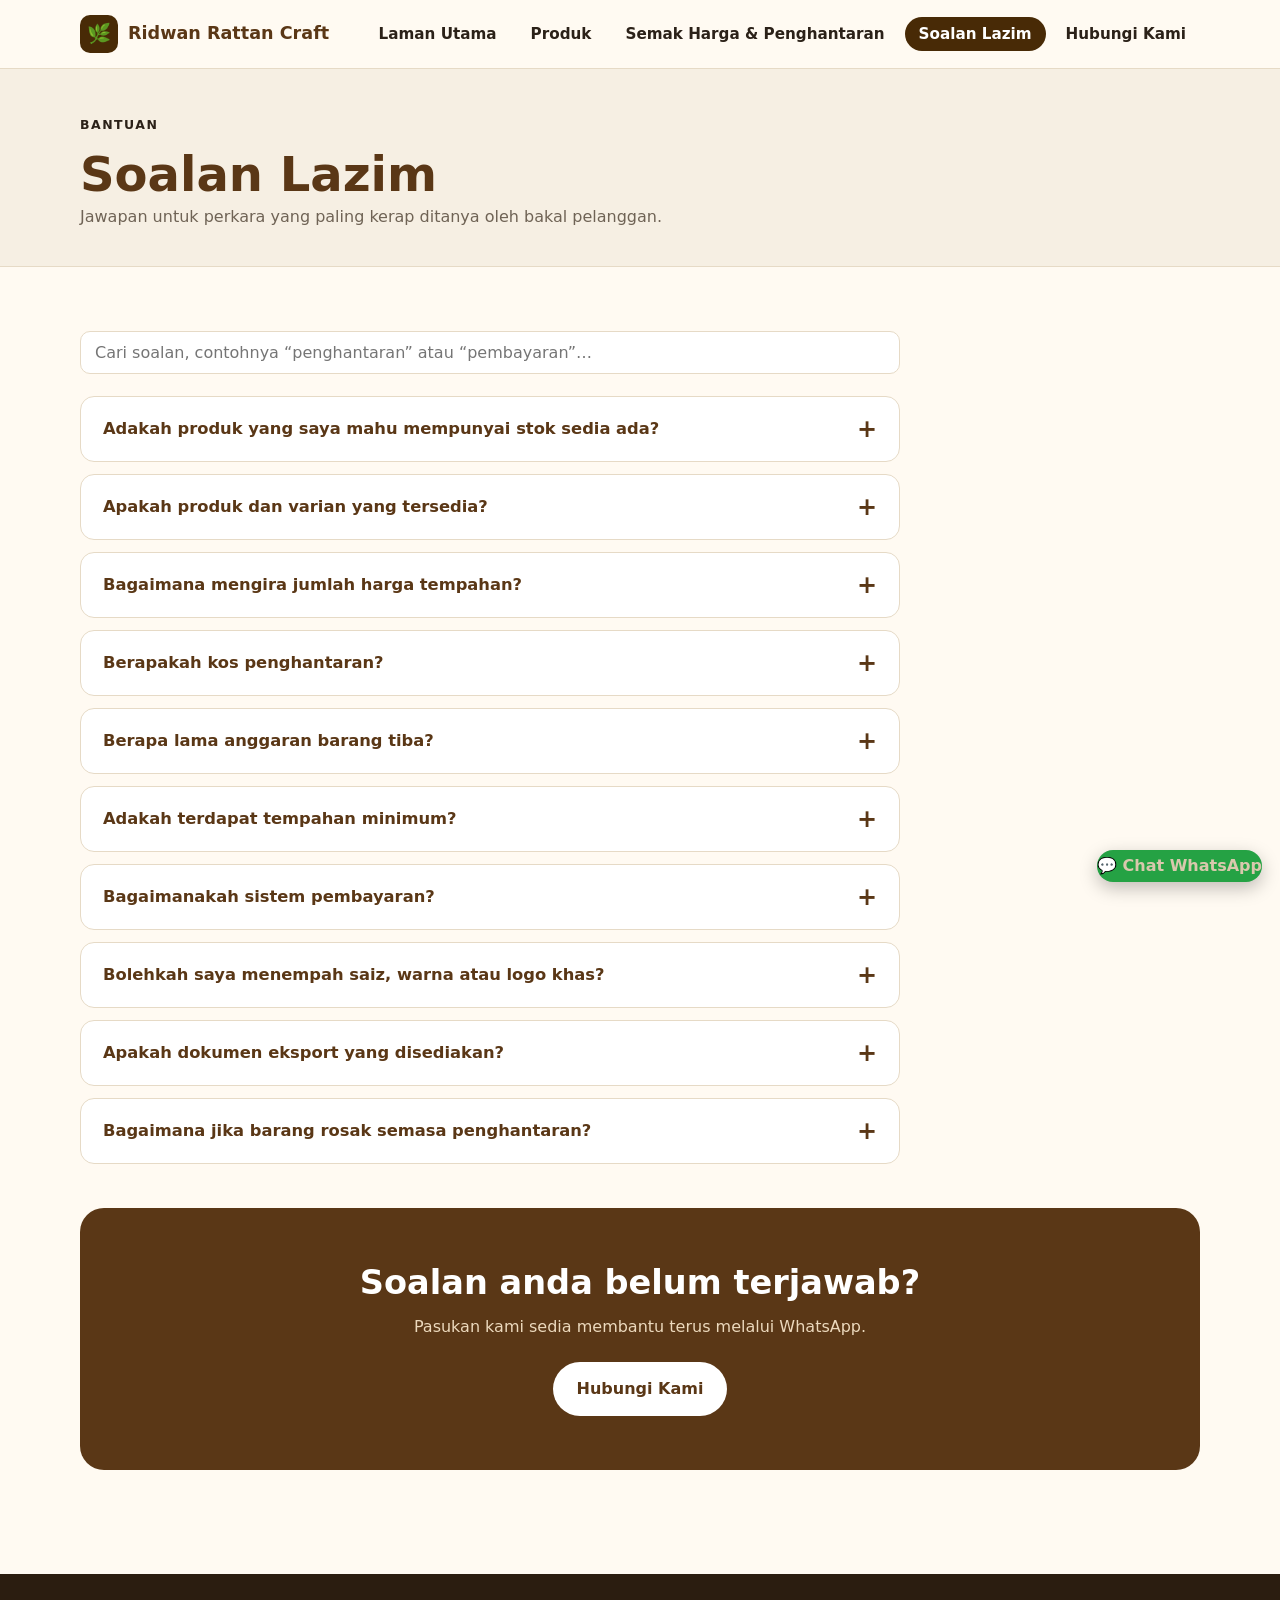
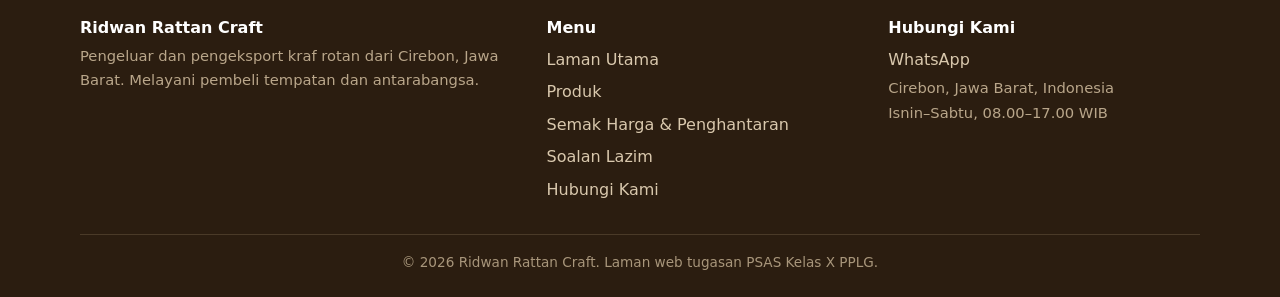
<file: faq.html>
<!DOCTYPE html>
<html lang="ms">
<head>
  <meta charset="UTF-8">
  <meta name="viewport" content="width=device-width, initial-scale=1">
  <title>Soalan Lazim — Ridwan Rattan Craft</title>
  <meta name="description" content="Soalan lazim tentang stok, harga, kos penghantaran, anggaran penghantaran dan pembayaran produk rotan.">
  <link rel="stylesheet" href="style.css">
</head>
<body data-page="faq">
  <div id="site-header"></div>

  <main>
    <section class="page-head">
      <div class="container">
        <span class="eyebrow">Bantuan</span>
        <h1>Soalan Lazim</h1>
        <p>Jawapan untuk perkara yang paling kerap ditanya oleh bakal pelanggan.</p>
      </div>
    </section>

    <section>
      <div class="container">
        <div class="faq-list">
          <input type="text" id="faq-search" class="search" style="width:100%;margin-bottom:22px" placeholder="Cari soalan, contohnya “penghantaran” atau “pembayaran”…" aria-label="Cari soalan">
          <div id="faq-list"></div>
        </div>

        <div class="cta" style="margin-top:44px">
          <h2>Soalan anda belum terjawab?</h2>
          <p>Pasukan kami sedia membantu terus melalui WhatsApp.</p>
          <a class="btn btn-primary" href="kontak.html">Hubungi Kami</a>
        </div>
      </div>
    </section>
  </main>

  <div id="site-footer"></div>
  <script src="script.js"></script>
</body>
</html>
</file>
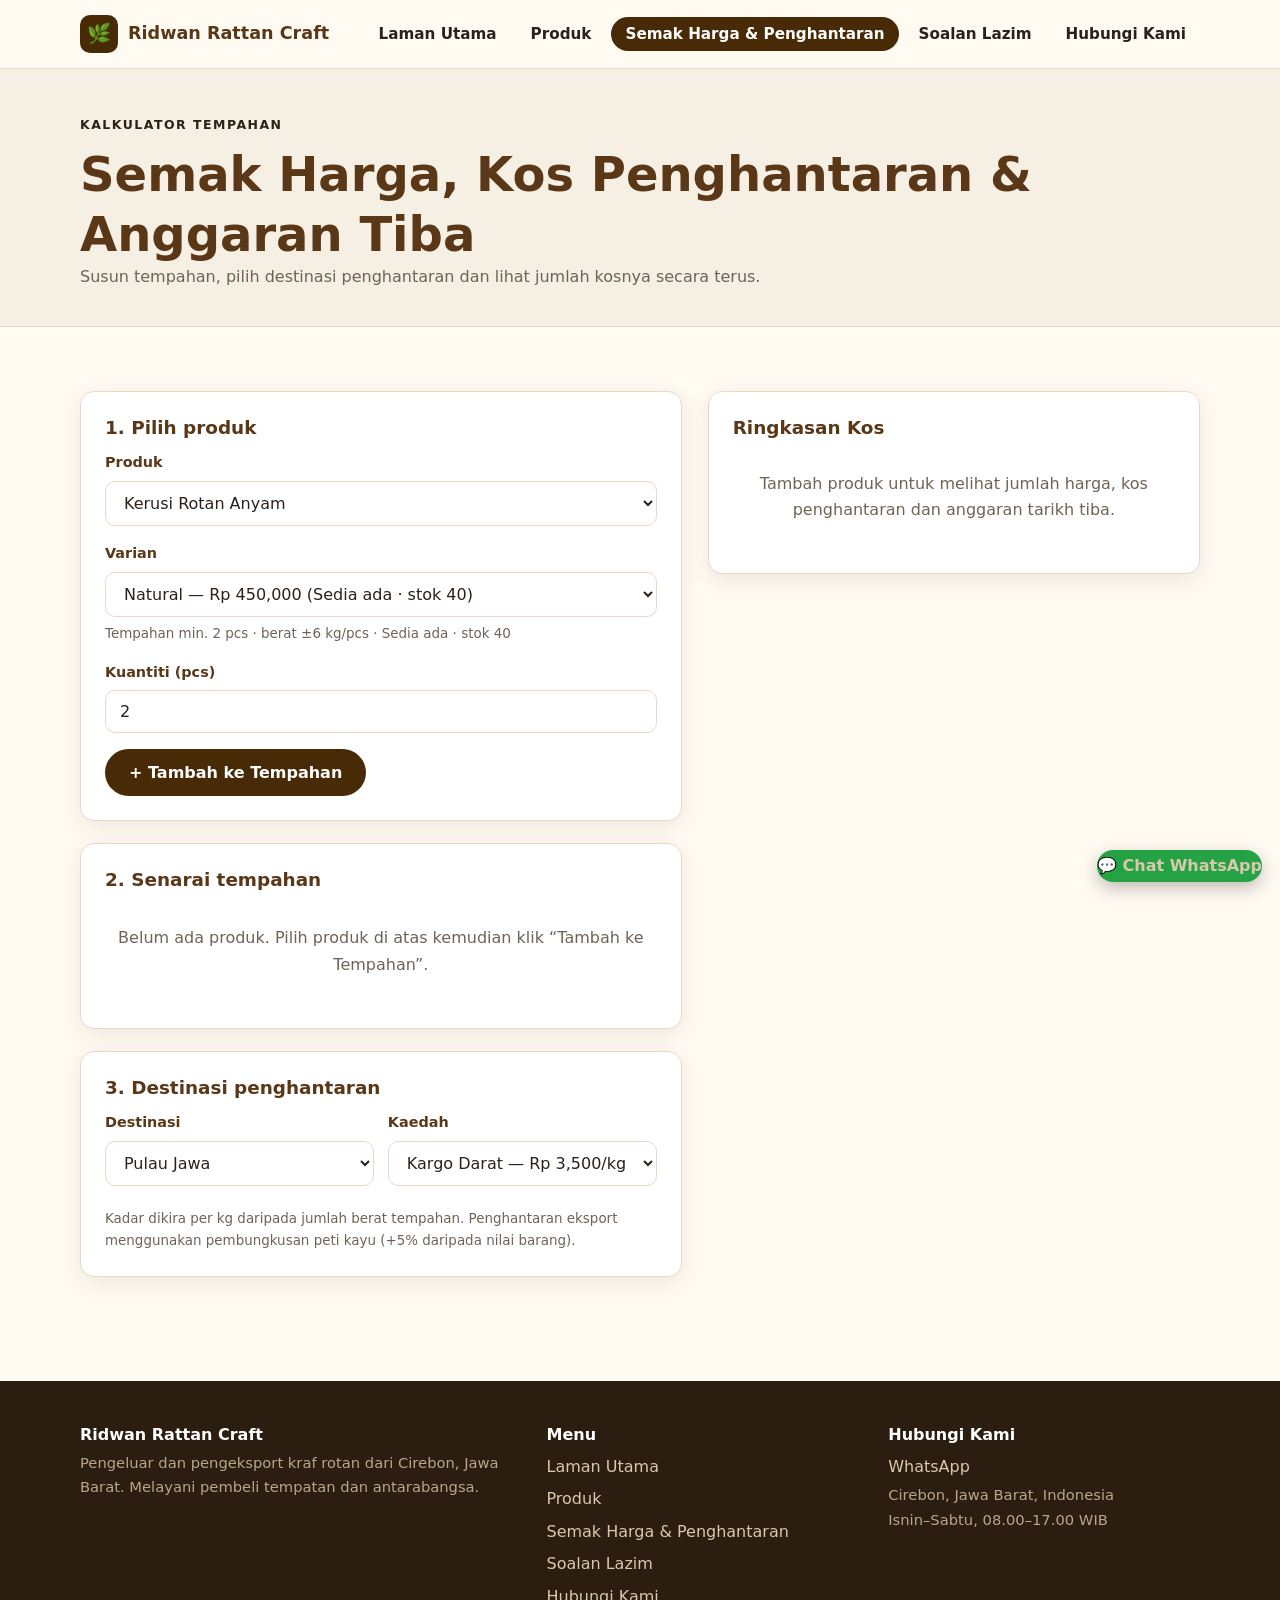
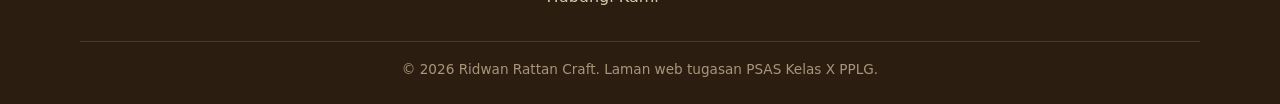
<file: kalkulator.html>
<!DOCTYPE html>
<html lang="ms">
<head>
  <meta charset="UTF-8">
  <meta name="viewport" content="width=device-width, initial-scale=1">
  <title>Semak Harga & Penghantaran — Ridwan Rattan Craft</title>
  <meta name="description" content="Kira jumlah harga, kos penghantaran dan anggaran tarikh tiba tempahan rotan anda.">
  <link rel="stylesheet" href="style.css">
</head>
<body data-page="kalkulator">
  <div id="site-header"></div>

  <main>
    <section class="page-head">
      <div class="container">
        <span class="eyebrow">Kalkulator Tempahan</span>
        <h1>Semak Harga, Kos Penghantaran & Anggaran Tiba</h1>
        <p>Susun tempahan, pilih destinasi penghantaran dan lihat jumlah kosnya secara terus.</p>
      </div>
    </section>

    <section>
      <div class="container calc-layout">
        <div>
          <!-- 1. Tambah produk -->
          <div class="card">
            <h3>1. Pilih produk</h3>
            <div class="form-row" style="margin-top:12px">
              <label for="c-produk">Produk</label>
              <select id="c-produk"></select>
            </div>
            <div class="form-row">
              <label for="c-varian">Varian</label>
              <select id="c-varian"></select>
              <p class="hint" id="c-info"></p>
            </div>
            <div class="form-row">
              <label for="c-qty">Kuantiti (pcs)</label>
              <input type="number" id="c-qty" min="1" value="1">
              <p class="msg-error" id="add-msg"></p>
            </div>
            <button class="btn btn-primary" id="btn-add" type="button">+ Tambah ke Tempahan</button>
          </div>

          <!-- 2. Senarai tempahan -->
          <div class="card">
            <h3>2. Senarai tempahan</h3>
            <div id="items" style="margin-top:8px"></div>
          </div>

          <!-- 3. Destinasi -->
          <div class="card">
            <h3>3. Destinasi penghantaran</h3>
            <div class="form-2" style="margin-top:12px">
              <div class="form-row">
                <label for="c-tujuan">Destinasi</label>
                <select id="c-tujuan"></select>
              </div>
              <div class="form-row">
                <label for="c-metode">Kaedah</label>
                <select id="c-metode"></select>
              </div>
            </div>
            <p class="hint">Kadar dikira per kg daripada jumlah berat tempahan. Penghantaran eksport menggunakan pembungkusan peti kayu (+5% daripada nilai barang).</p>
          </div>
        </div>

        <!-- Keputusan -->
        <aside class="card result" id="result"></aside>
      </div>
    </section>
  </main>

  <div id="site-footer"></div>
  <script src="script.js"></script>
</body>
</html>
</file>
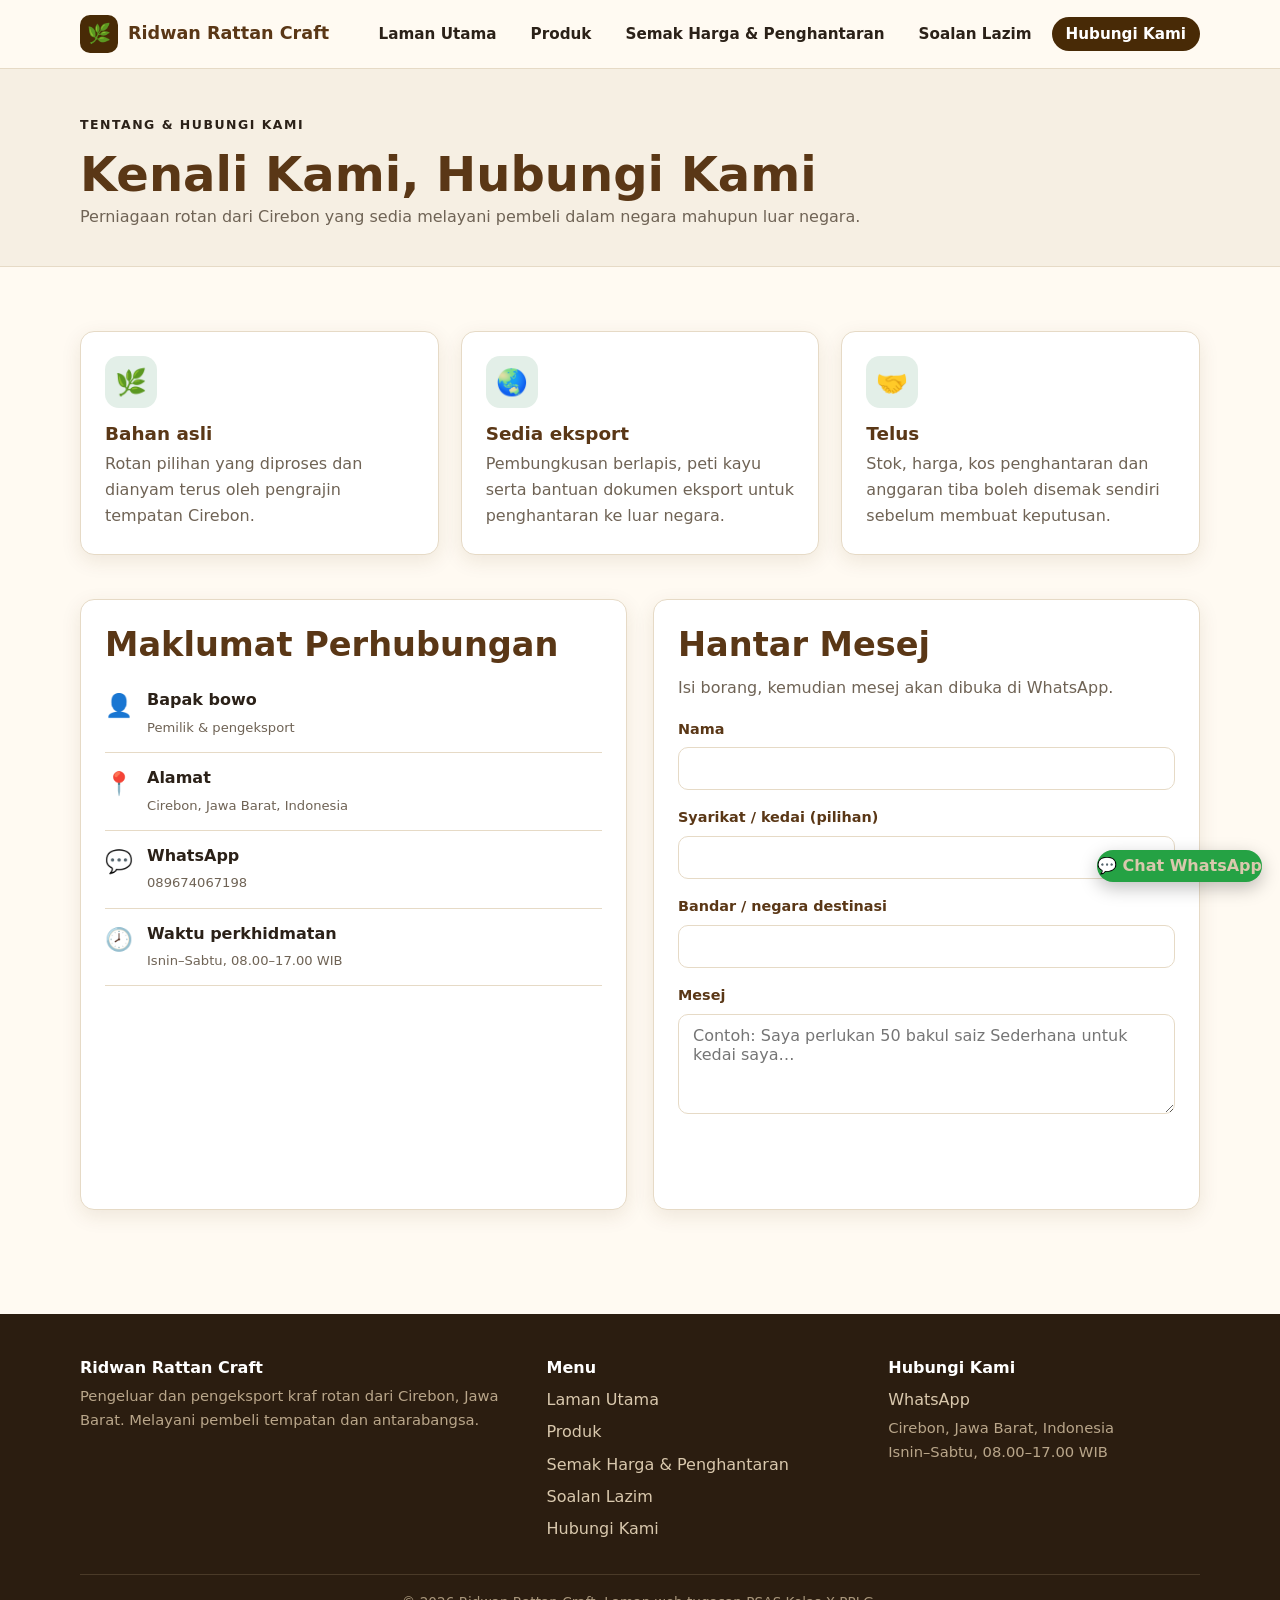
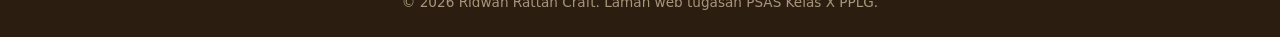
<file: kontak.html>
<!DOCTYPE html>
<html lang="ms">
<head>
  <meta charset="UTF-8">
  <meta name="viewport" content="width=device-width, initial-scale=1">
  <title>Hubungi Kami & Tentang — wowo Rattan Craft</title>
  <meta name="description" content="Tentang Ridwan Rattan Craft, pengeksport rotan Cirebon, dan cara menghubungi kami.">
  <link rel="stylesheet" href="style.css">
</head>
<body data-page="kontak">
  <div id="site-header"></div>

  <main>
    <section class="page-head">
      <div class="container">
        <span class="eyebrow">Tentang & Hubungi Kami</span>
        <h1>Kenali Kami, Hubungi Kami</h1>
        <p>Perniagaan rotan dari Cirebon yang sedia melayani pembeli dalam negara mahupun luar negara.</p>
      </div>
    </section>

    <section>
      <div class="container">
        <div class="grid grid-3" style="margin-bottom:44px">
          <article class="card"><div class="icon-box">🌿</div><h3>Bahan asli</h3><p>Rotan pilihan yang diproses dan dianyam terus oleh pengrajin tempatan Cirebon.</p></article>
          <article class="card"><div class="icon-box">🌏</div><h3>Sedia eksport</h3><p>Pembungkusan berlapis, peti kayu serta bantuan dokumen eksport untuk penghantaran ke luar negara.</p></article>
          <article class="card"><div class="icon-box">🤝</div><h3>Telus</h3><p>Stok, harga, kos penghantaran dan anggaran tiba boleh disemak sendiri sebelum membuat keputusan.</p></article>
        </div>

        <div class="contact-grid">
          <div class="card">
            <h2>Maklumat Perhubungan</h2>
            <ul class="contact-list">
              <li><span class="ic">👤</span><div><b>Bapak bowo</b><br><span class="meta">Pemilik & pengeksport</span></div></li>
              <li><span class="ic">📍</span><div><b>Alamat</b><br><span class="meta">Cirebon, Jawa Barat, Indonesia</span></div></li>
              <li><span class="ic">💬</span><div><b>WhatsApp</b><br><span class="meta">089674067198</span></div></li>
              <li><span class="ic">🕗</span><div><b>Waktu perkhidmatan</b><br><span class="meta">Isnin–Sabtu, 08.00–17.00 WIB</span></div></li>
            </ul>
          </div>

          <div class="card">
            <h2>Hantar Mesej</h2>
            <p style="margin-bottom:16px">Isi borang, kemudian mesej akan dibuka di WhatsApp.</p>
            <form id="contact-form">
              <div class="form-row"><label for="nama">Nama</label><input type="text" id="nama" name="nama" required></div>
              <div class="form-row"><label for="perusahaan">Syarikat / kedai (pilihan)</label><input type="text" id="perusahaan" name="perusahaan"></div>
              <div class="form-row"><label for="tujuan">Bandar / negara destinasi</label><input type="text" id="tujuan" name="tujuan" required></div>
              <div class="form-row"><label for="pesan">Mesej</label><textarea id="pesan" name="pesan" rows="4" required placeholder="Contoh: Saya perlukan 50 bakul saiz Sederhana untuk kedai saya…"></textarea></div>
              <button type="submit" class="btn btn-green btn-block">Hantar ke WhatsApp</button>
            </form>
          </div>
        </div>
      </div>
    </section>
  </main>

  <div id="site-footer"></div>
  <script src="script.js"></script>
</body>
</html>
</file>
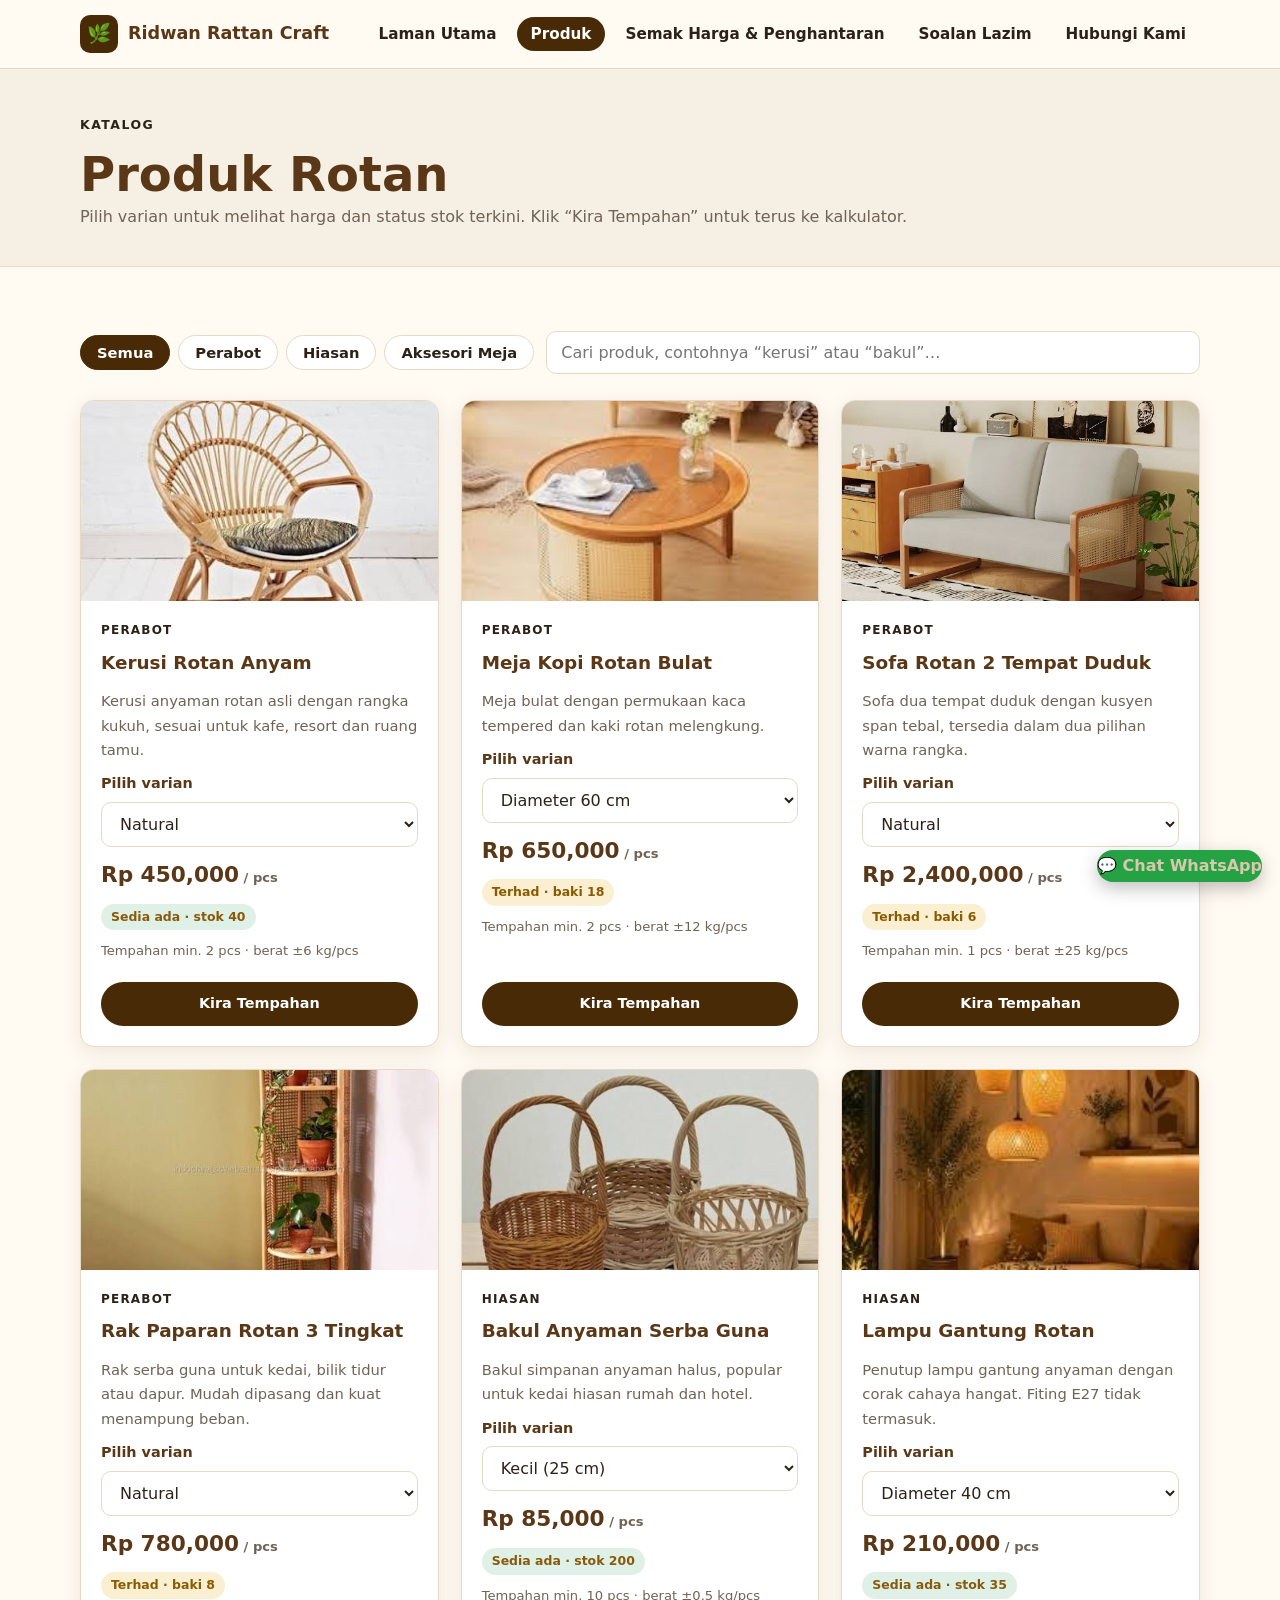
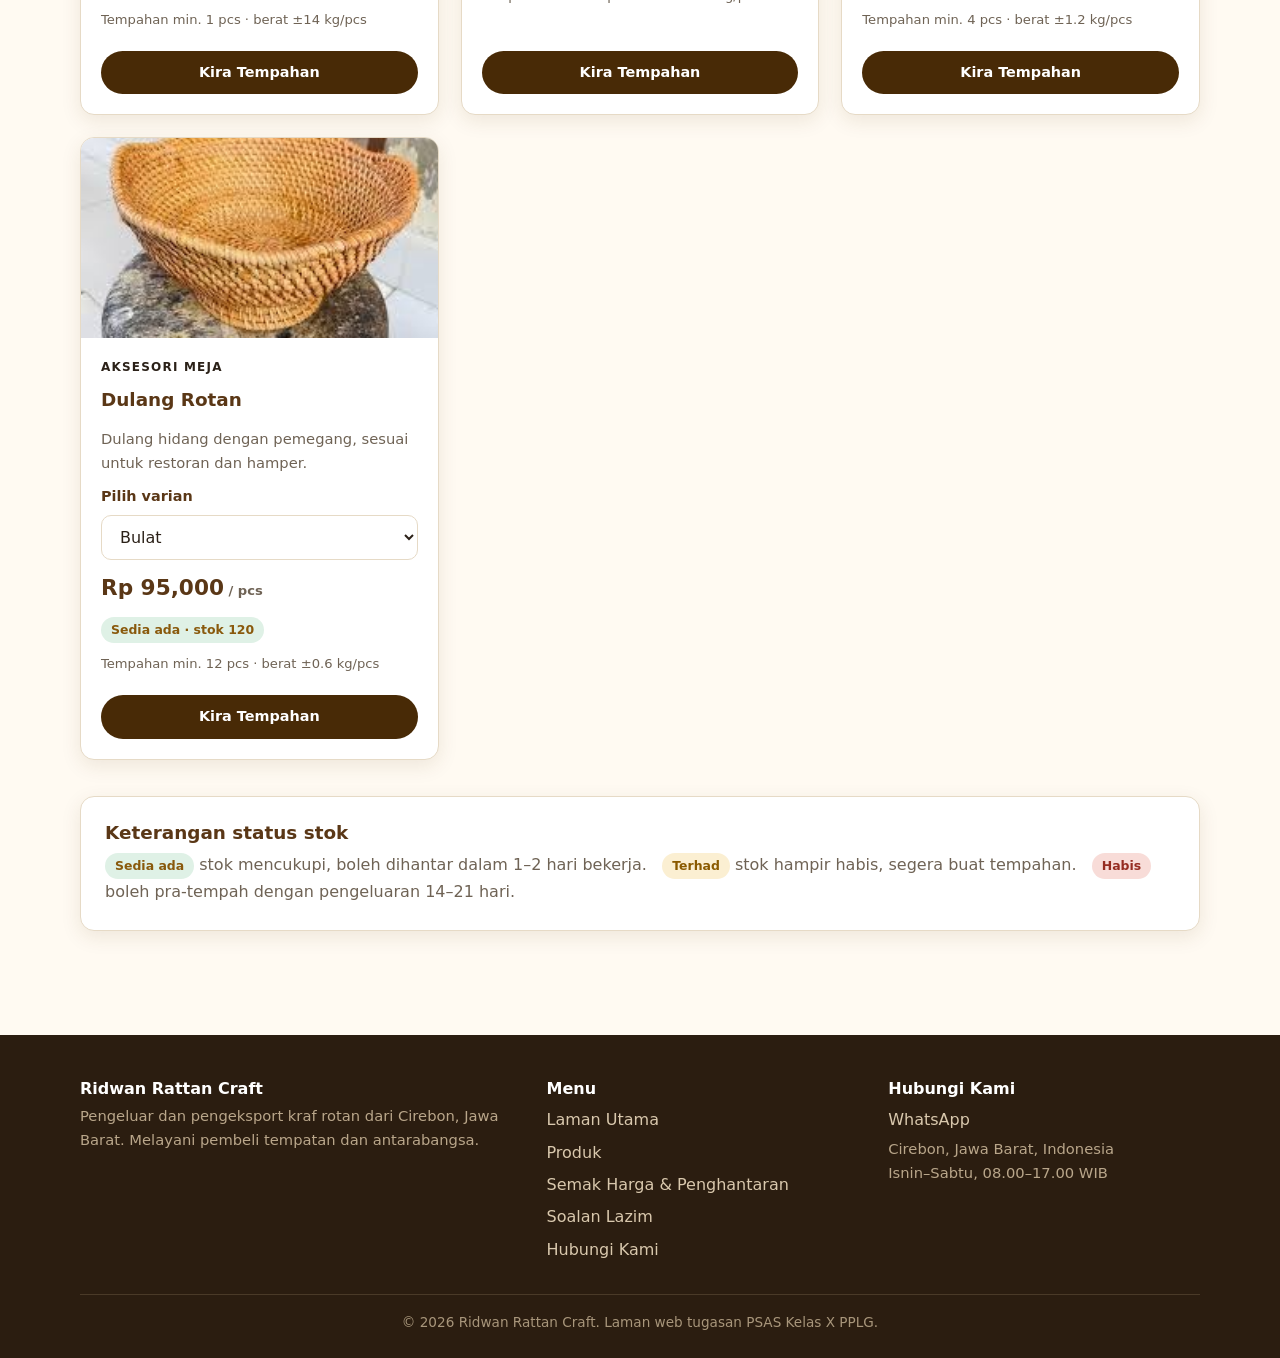
<file: produk.html>
<!DOCTYPE html>
<html lang="ms">
<head>
  <meta charset="UTF-8">
  <meta name="viewport" content="width=device-width, initial-scale=1">
  <title>Produk — wowo Rattan Craft</title>
  <meta name="description" content="Katalog produk rotan: perabot, hiasan dan aksesori meja lengkap dengan varian, harga dan status stok.">
  <link rel="stylesheet" href="style.css">
</head>
<body data-page="produk">
  <div id="site-header"></div>

  <main>
    <section class="page-head">
      <div class="container">
        <span class="eyebrow">Katalog</span>
        <h1>Produk Rotan</h1>
        <p>Pilih varian untuk melihat harga dan status stok terkini. Klik “Kira Tempahan” untuk terus ke kalkulator.</p>
      </div>
    </section>

    <section>
      <div class="container">
        <div class="toolbar">
          <div id="filters" style="display:flex;gap:8px;flex-wrap:wrap"></div>
          <input type="text" id="search" class="search" placeholder="Cari produk, contohnya “kerusi” atau “bakul”…" aria-label="Cari produk">
        </div>
        <div class="grid grid-3" id="product-grid"></div>

        <div class="card" style="margin-top:36px">
          <h3>Keterangan status stok</h3>
          <p style="margin-top:8px">
            <span class="badge ok">Sedia ada</span> stok mencukupi, boleh dihantar dalam 1–2 hari bekerja. &nbsp;
            <span class="badge warn">Terhad</span> stok hampir habis, segera buat tempahan. &nbsp;
            <span class="badge out">Habis</span> boleh pra-tempah dengan pengeluaran 14–21 hari.
          </p>
        </div>
      </div>
    </section>
  </main>

  <div id="site-footer"></div>
  <script src="script.js"></script>
</body>
</html>
</file>
<file: style.css>
/* ===== Ridwan Rattan Craft — style.css ===== */
:root {
  --brown: #7a4b22;
  --brown-d: #5a3716;
  --sand: #f6efe3;
  --cream: #fffaf2;
  --brown : #482a06;
  --green-l: #e3efe8;
  --text: #2b2118;
  --muted: #6f6355;
  --line: #e6dac6;
  --warn: #b7791f;
  --danger: #b3382c;
  --radius: 14px;
  --shadow: 0 6px 20px rgba(90, 55, 22, .10);
}
* { box-sizing: border-box; margin: 0; padding: 0; }
html { scroll-behavior: smooth; }
body {
  font-family: 'Segoe UI', system-ui, -apple-system, Roboto, Arial, sans-serif;
  color: var(--text);
  background: var(--cream);
  line-height: 1.65;
}
img { max-width: 100%; display: block; }
a { color: var(--brown); }
h1, h2, h3 { line-height: 1.25; color: var(--brown-d); }
h1 { font-size: clamp(1.9rem, 4.5vw, 3rem); }
h2 { font-size: clamp(1.5rem, 3vw, 2.1rem); margin-bottom: .6rem; }
h3 { font-size: 1.15rem; margin-bottom: .35rem; }
p { color: var(--muted); }
.container { width: min(1120px, 92%); margin: 0 auto; }
section { padding: 64px 0; }
.section-sand { background: var(--sand); }
.section-head { max-width: 680px; margin-bottom: 36px; }
.eyebrow { text-transform: uppercase; letter-spacing: .12em; font-size: .78rem; font-weight: 700; color: var(--green); margin-bottom: .5rem; display: block; }

/* Header */
.site-header { position: sticky; top: 0; z-index: 50; background: rgba(255, 250, 242, .95); backdrop-filter: blur(8px); border-bottom: 1px solid var(--line); }
.nav { display: flex; align-items: center; justify-content: space-between; height: 68px; }
.brand { display: flex; align-items: center; gap: 10px; text-decoration: none; font-weight: 800; color: var(--brown-d); font-size: 1.1rem; }
.brand-logo { width: 38px; height: 38px; border-radius: 10px; background: var(--brown); color: #fff; display: grid; place-items: center; font-size: 1.2rem; }
.nav-links { display: flex; gap: 6px; list-style: none; align-items: center; }
.nav-links a { text-decoration: none; padding: 8px 14px; border-radius: 999px; color: var(--text); font-weight: 600; font-size: .95rem; }
.nav-links a:hover { background: var(--sand); }
.nav-links a.active { background: var(--brown); color: #fff; }
.menu-btn { display: none; background: none; border: 1px solid var(--line); border-radius: 10px; font-size: 1.4rem; padding: 4px 12px; cursor: pointer; }

/* Buttons */
.btn { display: inline-block; padding: 12px 22px; border-radius: 999px; font-weight: 700; text-decoration: none; border: 2px solid transparent; cursor: pointer; font-size: 1rem; transition: transform .15s, background .15s; font-family: inherit; }
.btn:hover { transform: translateY(-2px); }
.btn-primary { background: var(--brown); color: #fff; }
.btn-primary:hover { background: var(--brown-d); }
.btn-green { background: var(--green); color: #fff; }
.btn-outline { border-color: var(--brown); color: var(--brown); background: transparent; }
.btn-sm { padding: 8px 16px; font-size: .9rem; }
.btn-block { display: block; width: 100%; text-align: center; }

/* Hero */
.hero { background: linear-gradient(135deg, #f2e3c9 0%, #fffaf2 60%); padding: 80px 0 70px; position: relative; overflow: hidden; }
.hero-grid { display: grid; grid-template-columns: 1.15fr .85fr; gap: 40px; align-items: center; }
.hero p.lead { font-size: 1.15rem; margin: 16px 0 26px; max-width: 560px; }
.hero-actions { display: flex; gap: 12px; flex-wrap: wrap; }
.hero-art { background: var(--brown); border-radius: 28px; aspect-ratio: 1 / 1; display: grid; place-items: center; font-size: clamp(5rem, 14vw, 9rem); box-shadow: var(--shadow); position: relative;
  background-image: repeating-linear-gradient(45deg, rgba(255,255,255,.07) 0 10px, transparent 10px 20px), repeating-linear-gradient(-45deg, rgba(0,0,0,.07) 0 10px, transparent 10px 20px); }
.hero-art small { position: absolute; bottom: 18px; left: 0; right: 0; text-align: center; color: #f6e7cf; font-size: .95rem; font-weight: 600; }
.stats { display: flex; gap: 28px; margin-top: 34px; flex-wrap: wrap; }
.stats div strong { display: block; font-size: 1.6rem; color: var(--green); }
.stats div span { font-size: .85rem; color: var(--muted); }

/* Page header */
.page-head { background: var(--sand); padding: 46px 0 36px; border-bottom: 1px solid var(--line); }

/* Grid & cards */
.grid { display: grid; gap: 22px; }
.grid-3 { grid-template-columns: repeat(3, 1fr); }
.grid-4 { grid-template-columns: repeat(4, 1fr); }
.card { background: #fff; border: 1px solid var(--line); border-radius: var(--radius); padding: 24px; box-shadow: var(--shadow); }
.icon-box { width: 52px; height: 52px; border-radius: 14px; background: var(--green-l); display: grid; place-items: center; font-size: 1.6rem; margin-bottom: 14px; }
.qa-q { font-weight: 700; color: var(--brown-d); font-size: .85rem; margin-bottom: 4px; }

/* Steps */
.steps { counter-reset: step; display: grid; grid-template-columns: repeat(5, 1fr); gap: 16px; }
.step { background: #fff; border: 1px solid var(--line); border-radius: var(--radius); padding: 20px 16px; text-align: center; }
.step::before { counter-increment: step; content: counter(step); display: grid; place-items: center; width: 38px; height: 38px; margin: 0 auto 10px; border-radius: 50%; background: var(--brown); color: #fff; font-weight: 800; }
.step h3 { font-size: 1rem; }
.step p { font-size: .88rem; }

/* Product cards */
.toolbar { display: flex; gap: 12px; flex-wrap: wrap; align-items: center; margin-bottom: 26px; }
.chip { border: 1px solid var(--line); background: #fff; padding: 8px 16px; border-radius: 999px; cursor: pointer; font-weight: 600; font-family: inherit; font-size: .92rem; color: var(--text); }
.chip.active { background: var(--brown); color: #fff; border-color: var(--brown); }
.search { flex: 1; min-width: 200px; padding: 10px 16px; border: 1px solid var(--line); border-radius: 999px; font-size: 1rem; font-family: inherit; }
.product { padding: 0; overflow: hidden; display: flex; flex-direction: column; }
.product-img { height: 200px; overflow: hidden; background: linear-gradient(135deg, #e9d3ae, #c89b62); }
.product-img img { width: 100%; height: 100%; object-fit: cover; transition: transform .35s; }
.product:hover .product-img img { transform: scale(1.05); }
.product-body { padding: 20px; display: flex; flex-direction: column; gap: 10px; flex: 1; }
.product-cat { font-size: .75rem; text-transform: uppercase; letter-spacing: .1em; color: var(--green); font-weight: 700; }
.product-desc { font-size: .92rem; }
.price { font-size: 1.35rem; font-weight: 800; color: var(--brown-d); }
.meta { font-size: .82rem; color: var(--muted); }
.badge { display: inline-block; padding: 3px 10px; border-radius: 999px; font-size: .78rem; font-weight: 700; }
.badge.ok { background: #dff1e6; color: #89590c; }
.badge.warn { background: #fbefd2; color: #8a5a00; }
.badge.out { background: #f8dcd8; color: #962d22; }
.product .spacer { flex: 1; }

/* Forms */
label { display: block; font-weight: 700; font-size: .9rem; margin-bottom: 6px; color: var(--brown-d); }
select, input[type=number], input[type=text], textarea {
  width: 100%; padding: 11px 14px; border: 1px solid var(--line); border-radius: 10px; font-size: 1rem; font-family: inherit; background: #fff; color: var(--text);
}
select:focus, input:focus, textarea:focus { outline: 2px solid var(--green); border-color: var(--green); }
.form-row { margin-bottom: 16px; }
.form-2 { display: grid; grid-template-columns: 1fr 1fr; gap: 14px; }
.hint { font-size: .84rem; color: var(--muted); margin-top: 6px; }
.msg-error { color: var(--danger); font-size: .88rem; margin-top: 8px; font-weight: 600; }

/* Calculator */
.calc-layout { display: grid; grid-template-columns: 1.1fr .9fr; gap: 26px; align-items: start; }
.calc-layout .card + .card { margin-top: 22px; }
table { width: 100%; border-collapse: collapse; font-size: .92rem; }
th, td { padding: 10px 8px; text-align: left; border-bottom: 1px solid var(--line); vertical-align: top; }
th { font-size: .78rem; text-transform: uppercase; letter-spacing: .05em; color: var(--muted); }
td input[type=number] { width: 76px; padding: 6px 8px; }
.remove { background: none; border: none; color: var(--danger); cursor: pointer; font-size: 1.1rem; }
.empty { text-align: center; padding: 26px 10px; color: var(--muted); }
.result { position: sticky; top: 88px; }
.result-row { display: flex; justify-content: space-between; gap: 12px; padding: 8px 0; border-bottom: 1px dashed var(--line); font-size: .95rem; }
.result-row.total { border-bottom: none; font-size: 1.3rem; font-weight: 800; color: var(--brown-d); padding-top: 14px; }
.status-box { border-radius: 12px; padding: 14px 16px; margin: 14px 0; font-size: .92rem; }
.status-box.ok { background: #dff1e6; color: #57e267; }
.status-box.warn { background: #fbefd2; color: #7a4f00; }
.status-box strong { display: block; margin-bottom: 2px; }
.eta { background: var(--green); color: #fff; border-radius: 12px; padding: 14px 16px; margin: 14px 0; }
.eta small { display: block; opacity: .85; }
.eta strong { font-size: 1.1rem; }

/* FAQ */
.faq-list { max-width: 820px; }
.faq-item { background: #fff; border: 1px solid var(--line); border-radius: var(--radius); margin-bottom: 12px; overflow: hidden; }
.faq-q { width: 100%; text-align: left; background: none; border: none; padding: 18px 22px; font-size: 1.02rem; font-weight: 700; color: var(--brown-d); cursor: pointer; display: flex; justify-content: space-between; align-items: center; gap: 12px; font-family: inherit; }
.faq-q::after { content: '+'; font-size: 1.5rem; color: var(--green); transition: transform .2s; }
.faq-item.open .faq-q::after { transform: rotate(45deg); }
.faq-a { max-height: 0; overflow: hidden; transition: max-height .3s ease; padding: 0 22px; }
.faq-item.open .faq-a { padding-bottom: 18px; }

/* CTA */
.cta { background: var(--brown-d); color: #fff; text-align: center; border-radius: 24px; padding: 54px 24px; }
.cta h2 { color: #fff; }
.cta p { color: #ecd9bd; margin-bottom: 22px; }
.cta .btn-primary { background: #fff; color: var(--brown-d); }

/* Contact */
.contact-grid { display: grid; grid-template-columns: 1fr 1fr; gap: 26px; }
.contact-list { list-style: none; }
.contact-list li { display: flex; gap: 14px; padding: 12px 0; border-bottom: 1px solid var(--line); }
.contact-list span.ic { font-size: 1.4rem; }

/* Footer */
.site-footer { background: #2b1d10; color: #d9c8ad; padding: 44px 0 24px; margin-top: 40px; }
.footer-grid { display: grid; grid-template-columns: 1.4fr 1fr 1fr; gap: 30px; }
.site-footer h3 { color: #fff; font-size: 1rem; }
.site-footer a { color: #d9c8ad; text-decoration: none; display: block; padding: 3px 0; }
.site-footer a:hover { color: #fff; }
.site-footer p { color: #b9a68a; font-size: .92rem; }
.copy { border-top: 1px solid #4a3a28; margin-top: 28px; padding-top: 16px; font-size: .85rem; text-align: center; color: #a8967b; }
.wa-float { position: fixed; right: 18px; bottom: 18px; background: #25a244; color: #fff; padding: 12px 18px; border-radius: 999px; font-weight: 700; text-decoration: none; box-shadow: 0 6px 18px rgba(0,0,0,.25); z-index: 60; }

/* Responsive */
@media (max-width: 900px) {
  .hero-grid, .calc-layout, .contact-grid { grid-template-columns: 1fr; }
  .grid-3, .grid-4 { grid-template-columns: 1fr 1fr; }
  .steps { grid-template-columns: 1fr 1fr; }
  .footer-grid { grid-template-columns: 1fr; }
  .result { position: static; }
  .hero-art { max-width: 320px; }
}
@media (max-width: 720px) {
  .menu-btn { display: block; }
  .nav-links { display: none; position: absolute; top: 68px; left: 0; right: 0; flex-direction: column; background: var(--cream); padding: 12px 4%; border-bottom: 1px solid var(--line); align-items: stretch; }
  .nav-links.open { display: flex; }
  .nav-links a { display: block; }
}
@media (max-width: 560px) {
  .grid-3, .grid-4, .steps, .form-2 { grid-template-columns: 1fr; }
  section { padding: 46px 0; }
  .wa-float { padding: 10px 14px; font-size: .9rem; }
}
</file>
